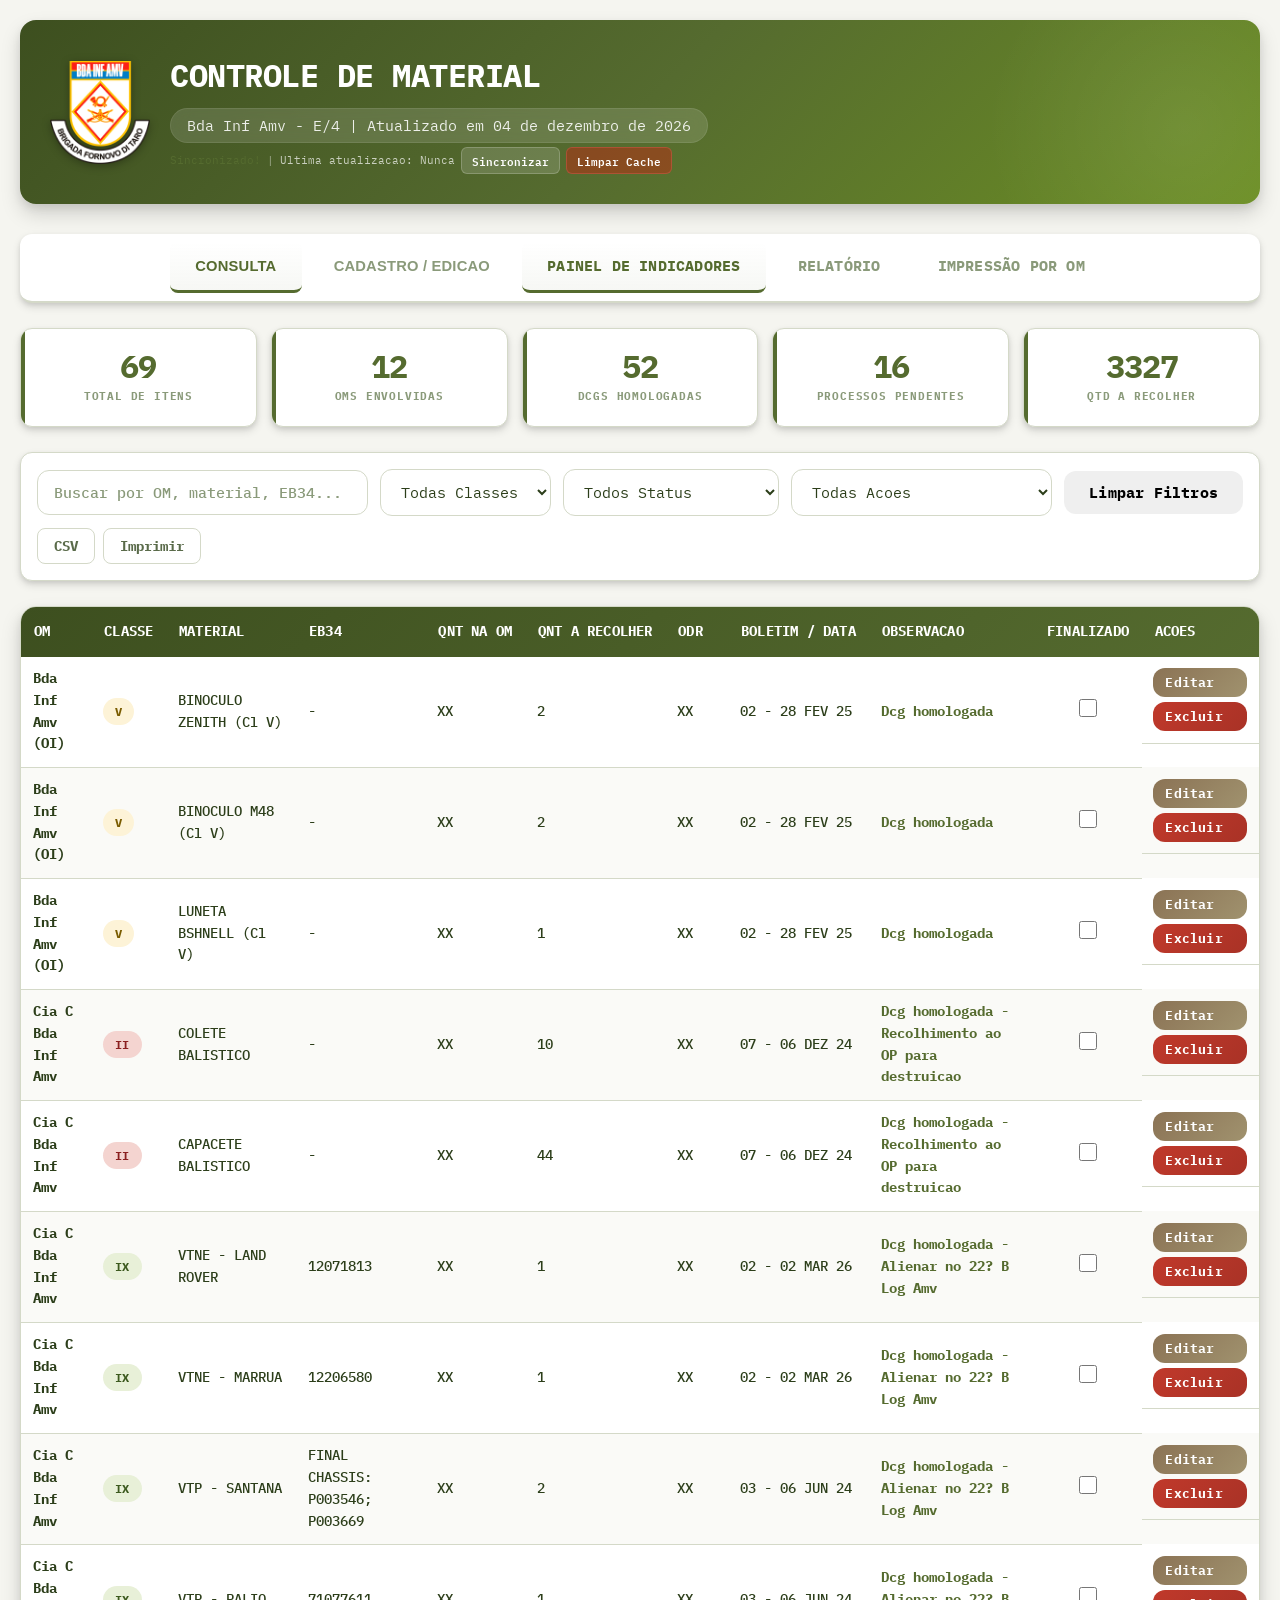
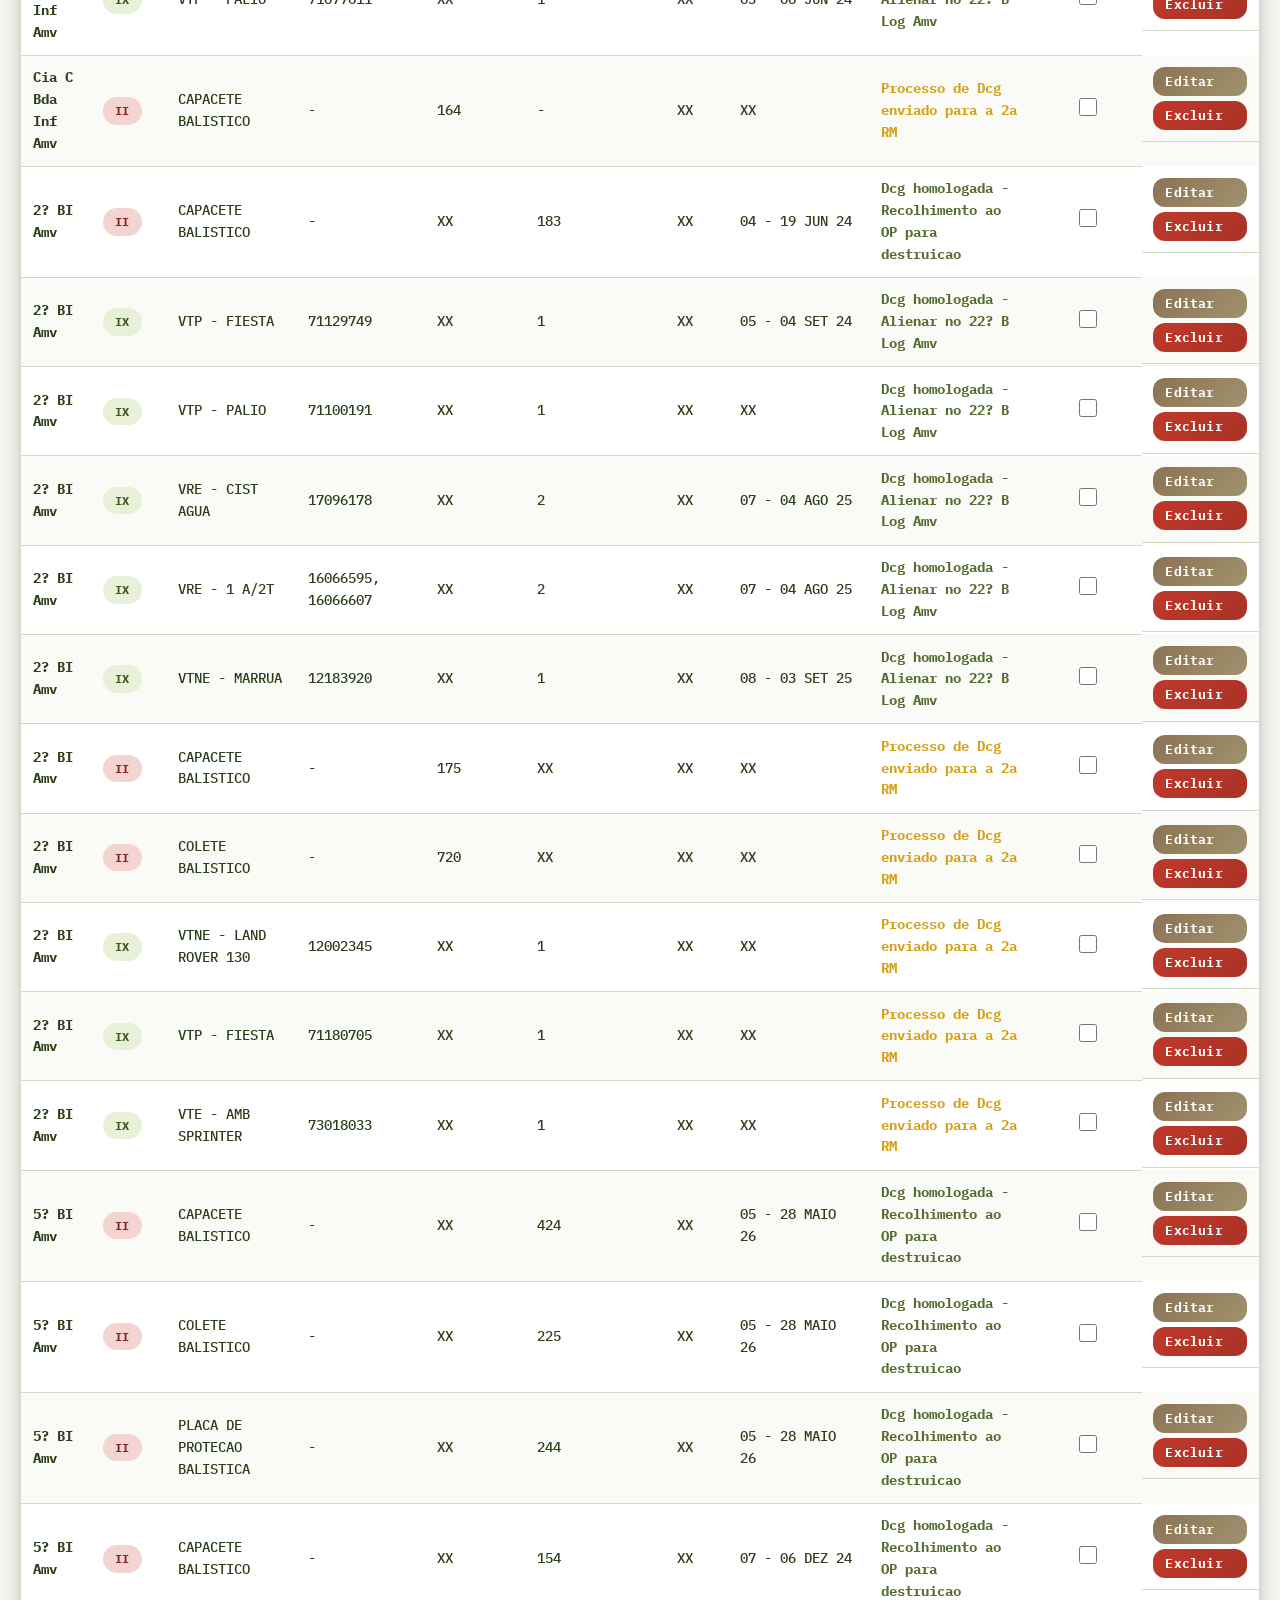
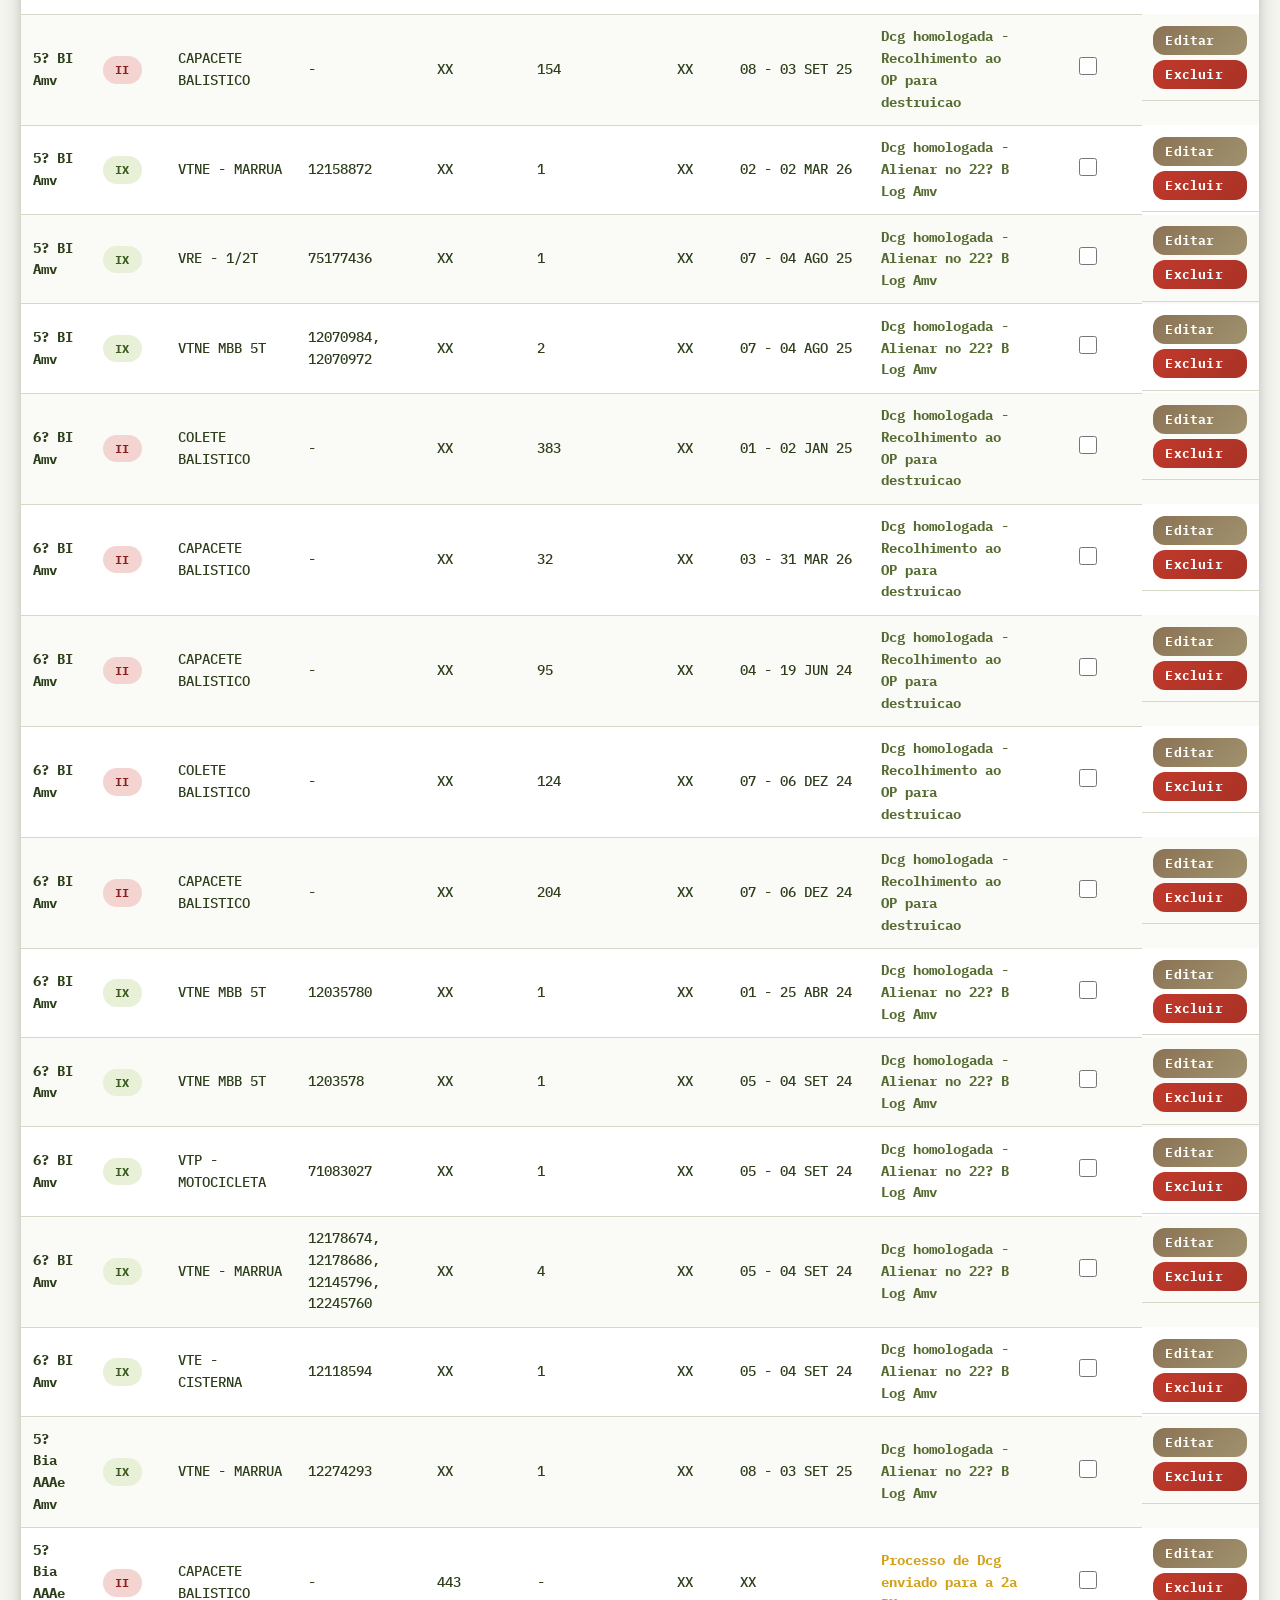
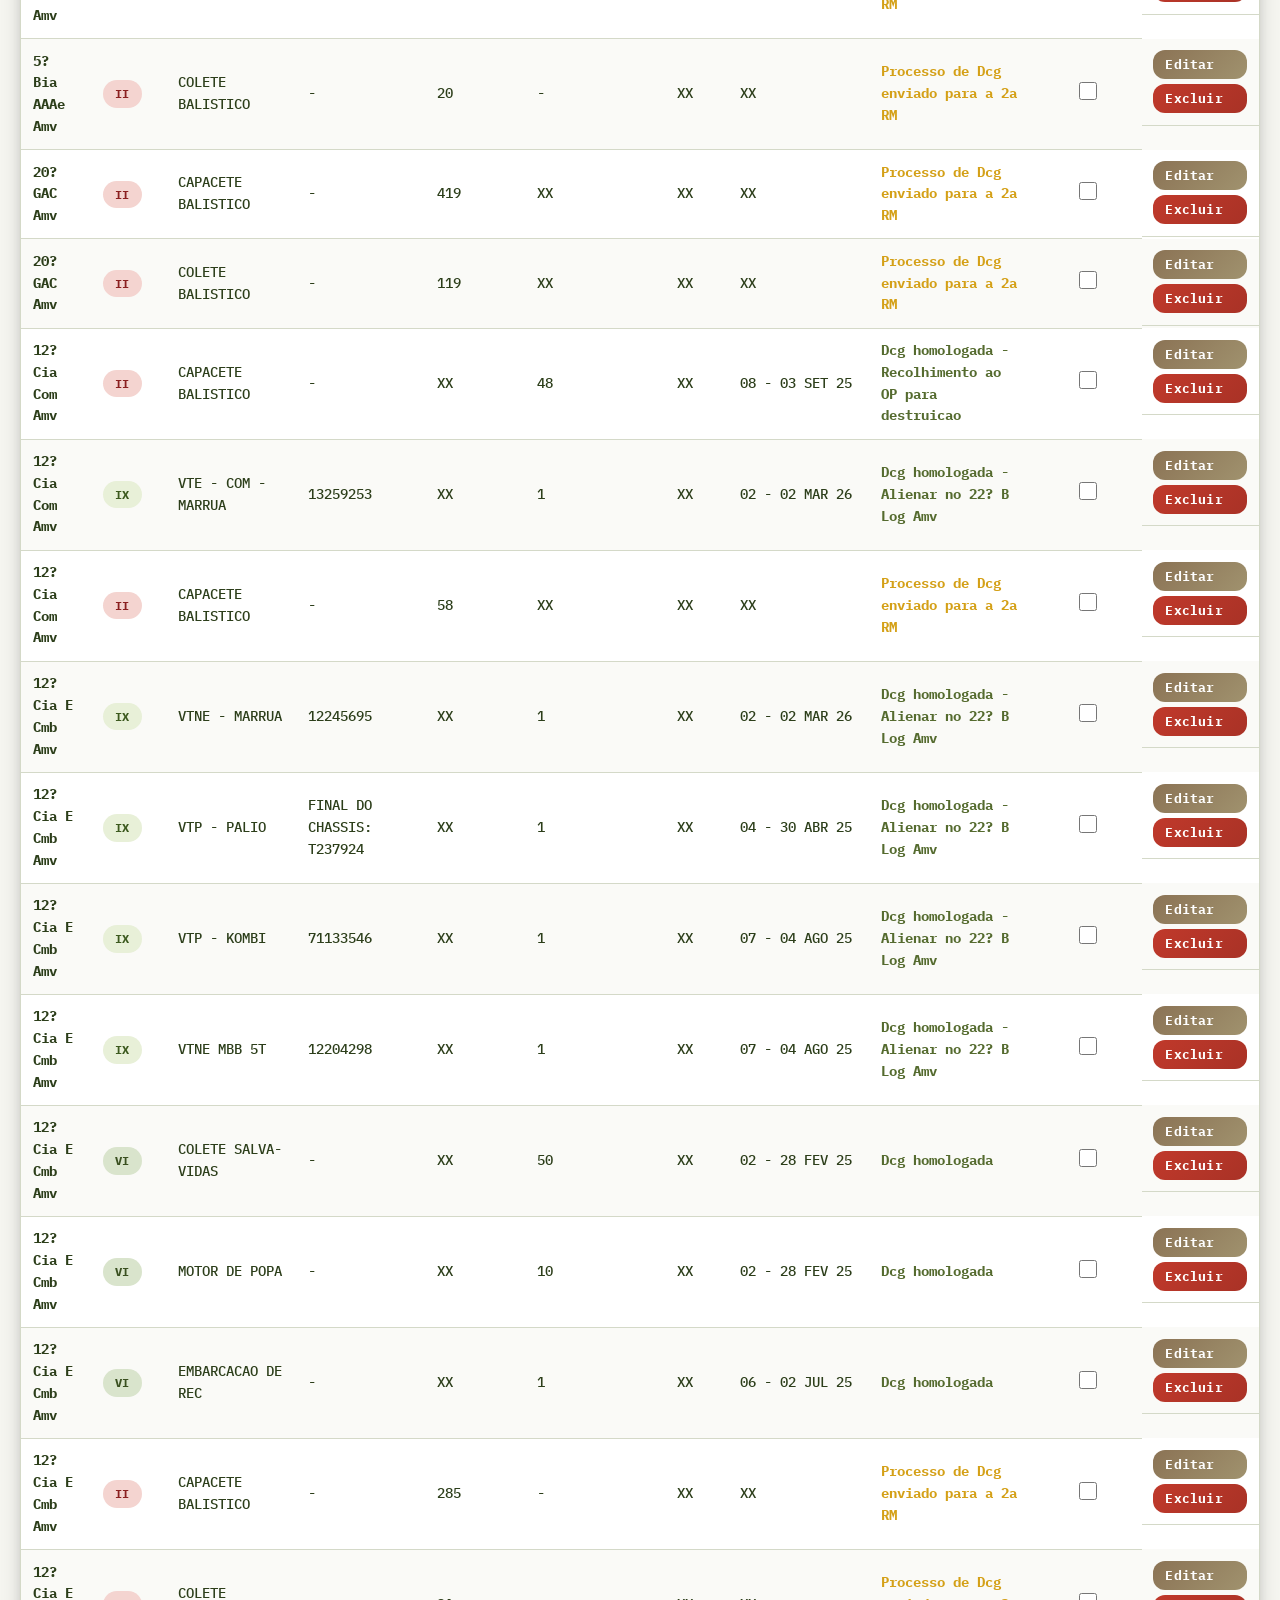
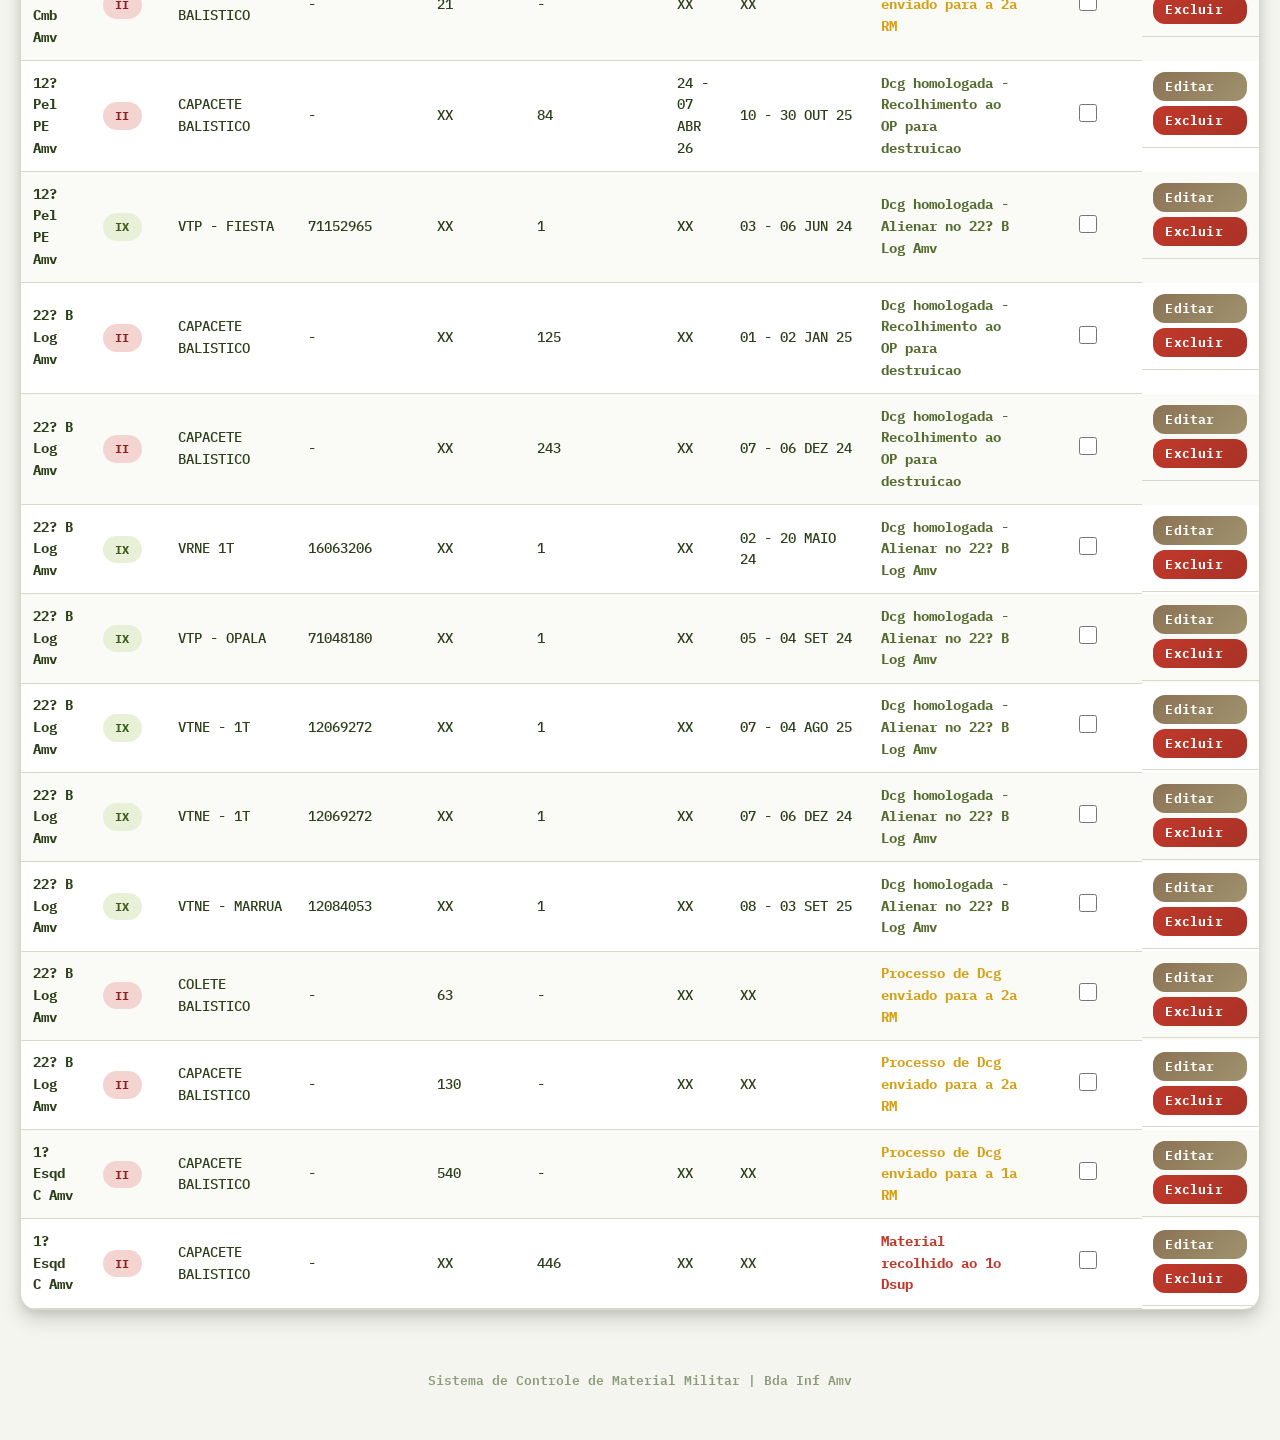
<file: index.html>
<!DOCTYPE html>
<html lang="pt-BR">
<head>
    <meta charset="UTF-8">
    <meta http-equiv="Cache-Control" content="no-cache, no-store, must-revalidate">
    <meta http-equiv="Pragma" content="no-cache">
    <meta http-equiv="Expires" content="0">
    <meta name="viewport" content="width=device-width, initial-scale=1.0, maximum-scale=1.0, user-scalable=no">
    <title>Controle de Material - Bda Inf Amv</title>
    <link rel="preconnect" href="https://fonts.googleapis.com">
    <link rel="preconnect" href="https://fonts.gstatic.com" crossorigin>
    <link href="https://fonts.googleapis.com/css2?family=IBM+Plex+Mono:wght@400;500;600;700&display=swap" rel="stylesheet">
    <style>
        :root {
            --primary: #556b2f;
            --primary-dark: #3d4f1f;
            --primary-light: #6b8e23;
            --accent: #8b7355;
            --accent-light: #a0926e;
            --danger: #c0392b;
            --danger-dark: #a93226;
            --warning: #d4a017;
            --success: #556b2f;
            --bg: #f5f5f0;
            --surface: #ffffff;
            --surface-hover: #fafaf7;
            --text: #2c3e1a;
            --text-secondary: #5a6b4a;
            --text-muted: #8a9a7a;
            --border: #d4d9c8;
            --shadow-sm: 0 1px 3px rgba(0,0,0,0.12), 0 1px 2px rgba(0,0,0,0.08);
            --shadow: 0 4px 8px rgba(0,0,0,0.12), 0 2px 4px rgba(0,0,0,0.08);
            --shadow-md: 0 10px 20px rgba(0,0,0,0.15), 0 4px 8px rgba(0,0,0,0.08);
            --shadow-lg: 0 25px 40px rgba(0,0,0,0.18), 0 10px 15px rgba(0,0,0,0.08);
            --radius: 12px;
            --radius-lg: 16px;
            --transition: all 0.2s cubic-bezier(0.4, 0, 0.2, 1);
        }
        * { margin: 0; padding: 0; box-sizing: border-box; }
        body { font-family: 'IBM Plex Mono', 'Courier New', monospace; background: var(--bg); color: var(--text); min-height: 100vh; line-height: 1.6; -webkit-font-smoothing: antialiased; font-size: 0.92rem; }
        .container { max-width: 1800px; margin: 0 auto; padding: clamp(10px, 2vw, 20px); }

        header { background: linear-gradient(135deg, var(--primary-dark) 0%, var(--primary) 50%, var(--primary-light) 100%); color: white; padding: clamp(15px, 3vw, 30px); border-radius: var(--radius-lg); margin-bottom: clamp(15px, 3vw, 30px); box-shadow: var(--shadow-md); display: flex; align-items: center; gap: 20px; flex-wrap: wrap; position: relative; overflow: hidden; }
        header::before { content: ''; position: absolute; top: -50%; right: -10%; width: 400px; height: 400px; background: radial-gradient(circle, rgba(255,255,255,0.08) 0%, transparent 70%); border-radius: 50%; pointer-events: none; }
        .logo { max-width: clamp(50px, 10vw, 100px); height: auto; filter: drop-shadow(0 2px 4px rgba(0,0,0,0.3)); border-radius: 8px; position: relative; z-index: 1; }
        .header-text { position: relative; z-index: 1; }
        h1 { font-size: clamp(1.2em, 3.5vw, 2.2em); font-weight: 700; letter-spacing: -0.5px; color: white; }
        .subtitle { font-size: clamp(0.75em, 1.8vw, 1em); opacity: 0.9; background: rgba(255,255,255,0.15); backdrop-filter: blur(10px); padding: 5px 16px; border-radius: 24px; border: 1px solid rgba(255,255,255,0.1); display: inline-block; width: fit-content; margin-top: 6px; color: white; }

        .tabs { display: flex; gap: 6px; margin-bottom: clamp(15px, 2vw, 25px); flex-wrap: wrap; justify-content: center; background: var(--surface); padding: 8px 12px; border-radius: var(--radius); box-shadow: var(--shadow); border-bottom: 2px solid var(--border); }
        .tabs a, .tab { padding: clamp(8px, 1.5vw, 12px) clamp(14px, 2vw, 30px); border: none; border-radius: 8px; background: transparent; color: var(--text-muted); font-size: clamp(0.7em, 1.5vw, 1em); font-weight: 700; cursor: pointer; transition: var(--transition); text-decoration: none; display: inline-block; text-transform: uppercase; letter-spacing: 0.2px; border-bottom: 3px solid transparent; }
        .tabs a:hover, .tab:hover { color: var(--text); background: var(--surface-hover); border-bottom-color: var(--primary-light); }
        .tabs a.active, .tab.active { color: var(--primary); border-bottom-color: var(--primary); background: linear-gradient(to bottom, transparent, rgba(85,107,47,0.05)); font-weight: 800; }

        .tab-content { display: none; }
        .tab-content.active { display: block; }

        .stats-container { display: flex; gap: 14px; padding: 0 0 clamp(15px, 2vw, 25px); flex-wrap: wrap; }
        .stat-card { background: var(--surface); border-radius: var(--radius); padding: clamp(12px, 2vw, 20px) clamp(16px, 2.5vw, 28px); text-align: center; box-shadow: var(--shadow); min-width: 120px; border: 1px solid var(--border); transition: var(--transition); position: relative; overflow: hidden; flex: 1; }
        .stat-card::before { content: ''; position: absolute; top: 0; left: 0; width: 4px; height: 100%; background: var(--primary); border-radius: 4px 0 0 4px; }
        .stat-card:hover { transform: translateY(-3px); box-shadow: var(--shadow-md); }
        .stat-value { display: block; font-size: clamp(1.4em, 3.5vw, 2rem); font-weight: 700; color: var(--primary); line-height: 1.1; letter-spacing: -1px; }
        .stat-label { color: var(--text-muted); font-size: clamp(0.6em, 1.2vw, 0.75em); text-transform: uppercase; letter-spacing: 0.8px; font-weight: 700; margin-top: 4px; display: block; }

        .controls { display: flex; flex-wrap: wrap; gap: clamp(8px, 1.5vw, 12px); margin-bottom: clamp(15px, 2vw, 25px); padding: clamp(12px, 2vw, 16px); background: var(--surface); border-radius: var(--radius); box-shadow: var(--shadow); border: 1px solid var(--border); align-items: center; }
        .search-box { flex: 1; min-width: 200px; padding: clamp(8px, 1.5vw, 12px) clamp(12px, 2vw, 20px); border: 1px solid var(--border); border-radius: var(--radius); background: var(--surface); color: var(--text); font-size: clamp(0.85em, 1.5vw, 0.92rem); outline: none; transition: var(--transition); font-family: inherit; font-weight: 500; }
        .search-box:focus { border-color: var(--primary); box-shadow: 0 0 0 3px rgba(85,107,47,0.1); }
        .search-box::placeholder { color: var(--text-muted); }

        select, input[type="text"], input[type="number"], input[type="password"] { padding: clamp(8px, 1.5vw, 12px) clamp(12px, 2vw, 16px); border: 1px solid var(--border); border-radius: var(--radius); background: var(--surface); color: var(--text); font-size: clamp(0.8em, 1.4vw, 0.92rem); cursor: pointer; outline: none; transition: var(--transition); font-family: inherit; }
        select:focus, input:focus { border-color: var(--primary); box-shadow: 0 0 0 3px rgba(85,107,47,0.1); }
        select option { background: var(--surface); color: var(--text); }

        .btn { padding: clamp(8px, 1.5vw, 12px) clamp(15px, 2vw, 25px); border: none; border-radius: var(--radius); cursor: pointer; font-size: clamp(0.8em, 1.4vw, 0.92rem); font-weight: 700; transition: var(--transition); letter-spacing: 0.2px; display: inline-flex; align-items: center; gap: 6px; font-family: inherit; }
        .btn:active { transform: scale(0.97); }
        .btn:hover { transform: translateY(-1px); box-shadow: var(--shadow-md); }
        .btn-primary, .btn-save { background: linear-gradient(135deg, var(--primary), var(--primary-dark)); color: white; box-shadow: var(--shadow-sm), 0 3px 10px rgba(85,107,47,0.3); }
        .btn-primary:hover, .btn-save:hover { box-shadow: var(--shadow-md), 0 6px 16px rgba(85,107,47,0.4); }
        .btn-danger { background: linear-gradient(135deg, var(--danger), var(--danger-dark)); color: white; box-shadow: var(--shadow-sm), 0 3px 10px rgba(192,57,43,0.3); }
        .btn-cancel { background: var(--surface); color: var(--text-secondary); border: 1px solid var(--border); }
        .btn-cancel:hover { background: var(--surface-hover); border-color: var(--text-muted); }
        .btn-edit { background: linear-gradient(135deg, var(--accent), var(--accent-light)); color: white; padding: 6px 12px; font-size: clamp(0.65em, 1.1vw, 0.82rem); }
        .btn-delete { background: linear-gradient(135deg, var(--danger), var(--danger-dark)); color: white; padding: 6px 12px; font-size: clamp(0.65em, 1.1vw, 0.82rem); }

        .export-buttons { display: flex; gap: 8px; }
        .btn-export { padding: 8px 16px; border: 1px solid var(--border); border-radius: 8px; background: var(--surface); color: var(--text-secondary); cursor: pointer; transition: var(--transition); font-size: 0.88rem; font-weight: 700; font-family: inherit; }
        .btn-export:hover { background: var(--surface-hover); border-color: var(--text-muted); }

        .table-container { background: var(--surface); border-radius: var(--radius-lg); overflow-x: auto; -webkit-overflow-scrolling: touch; box-shadow: var(--shadow-md); border: 1px solid var(--border); }
        table { width: 100%; border-collapse: collapse; min-width: 900px; }
        thead { background: linear-gradient(135deg, var(--primary-dark), var(--primary)); color: white; position: sticky; top: 0; z-index: 10; }
        th { padding: clamp(8px, 1.5vw, 14px) clamp(6px, 1vw, 16px); text-align: left; font-weight: 700; color: white; cursor: pointer; white-space: nowrap; transition: var(--transition); font-size: clamp(0.65em, 1.1vw, 0.85rem); letter-spacing: 0.2px; text-transform: uppercase; }
        th:hover { background: rgba(255,255,255,0.1); }
        td { padding: clamp(5px, 0.9vw, 12px); border-bottom: 1px solid var(--border); font-size: clamp(0.65em, 1.1vw, 0.85rem); color: var(--text); font-weight: 500; }
        tr { transition: var(--transition); }
        tr:hover { background: var(--surface-hover); }
        tr:nth-child(even) { background: rgba(245,245,240,0.5); }

        .badge { display: inline-flex; align-items: center; padding: 4px 12px; border-radius: 24px; font-size: 0.76rem; font-weight: 700; letter-spacing: 0.3px; text-transform: uppercase; }
        .badge-ii { background: #f4d4d0; color: #8b2020; }
        .badge-ix { background: #e8f0d8; color: #3d5a1f; }
        .badge-v { background: #fdf3d7; color: #7a5c00; }
        .badge-vi { background: #d9e4cc; color: #3a5020; }

        .status-homologada { color: var(--success); font-weight: 700; }
        .status-pendente { color: var(--warning); font-weight: 700; }
        .status-recolhido { color: var(--danger); font-weight: 700; }

        .no-results { text-align: center; padding: clamp(20px, 4vw, 40px); color: var(--text-muted); font-size: 1.1em; }

        .form-container { background: var(--surface); border-radius: var(--radius-lg); padding: clamp(15px, 3vw, 30px); box-shadow: var(--shadow-md); border: 1px solid var(--border); }
        .form-title { font-size: clamp(1em, 2.2vw, 1.4em); margin-bottom: clamp(15px, 2vw, 25px); font-weight: 700; color: var(--primary); padding-bottom: 12px; border-bottom: 2px solid var(--border); display: flex; align-items: center; gap: 8px; text-transform: uppercase; letter-spacing: 0.3px; }
        .form-title::before { content: ''; width: 4px; height: 20px; background: var(--primary); border-radius: 2px; }
        .form-grid { display: grid; grid-template-columns: repeat(auto-fit, minmax(clamp(180px, 28vw, 280px), 1fr)); gap: clamp(12px, 2vw, 20px); margin-bottom: 25px; }
        .form-group { display: flex; flex-direction: column; gap: 6px; }
        .form-group label { color: var(--text-secondary); font-size: clamp(0.65em, 1.2vw, 0.86rem); text-transform: uppercase; letter-spacing: 0.3px; font-weight: 700; }
        .form-group input, .form-group select { width: 100%; padding: 10px 14px; }
        .form-buttons { display: flex; gap: 12px; justify-content: flex-end; flex-wrap: wrap; }

        .modal-overlay { display: none; position: fixed; top: 0; left: 0; width: 100%; height: 100%; background: rgba(15,23,42,0.6); backdrop-filter: blur(4px); z-index: 1000; justify-content: center; align-items: center; padding: 20px; }
        .modal-overlay.active { display: flex; }
        .modal { background: var(--surface); border-radius: var(--radius-lg); max-width: 500px; width: 100%; box-shadow: var(--shadow-lg); animation: modalIn 0.3s cubic-bezier(0.4, 0, 0.2, 1); border: 1px solid var(--border); }
        @keyframes modalIn { from { opacity: 0; transform: translateY(-10px) scale(0.98); } to { opacity: 1; transform: translateY(0) scale(1); } }
        .modal h3 { margin-bottom: 15px; color: var(--danger); font-size: clamp(1em, 2vw, 1.2rem); font-weight: 700; letter-spacing: -0.3px; padding: 20px 28px 0; }
        .modal p { margin-bottom: 20px; color: var(--text-secondary); font-size: clamp(0.85em, 1.5vw, 0.95rem); padding: 0 28px; }
        .modal .form-group { padding: 0 28px; }
        .modal-buttons { display: flex; gap: 10px; justify-content: flex-end; flex-wrap: wrap; padding: 20px 28px; border-top: 1px solid var(--border); }
        .modal-buttons .btn { flex: 1; min-width: 120px; text-align: center; }

        .action-buttons { display: flex; gap: 5px; flex-wrap: wrap; }
        .action-buttons .btn { flex: 1; min-width: 80px; text-align: center; }

        .toast { position: fixed; bottom: 15px; left: 15px; right: 15px; padding: 12px 20px; border-radius: var(--radius); color: white; font-weight: 700; z-index: 2000; animation: slideIn 0.3s ease, fadeOut 0.3s ease 2.7s; text-align: center; font-size: clamp(0.8em, 1.5vw, 0.95rem); }
        .toast-success { background: linear-gradient(135deg, var(--primary), var(--primary-light)); }
        .toast-error { background: linear-gradient(135deg, var(--danger), var(--danger-dark)); }
        @keyframes slideIn { from { transform: translateY(100%); opacity: 0; } to { transform: translateY(0); opacity: 1; } }
        @keyframes fadeOut { from { opacity: 1; } to { opacity: 0; } }

        footer { text-align: center; padding: clamp(15px, 3vw, 30px); margin-top: clamp(15px, 3vw, 30px); color: var(--text-muted); font-size: 0.85em; font-weight: 600; }

        @media print { .tabs, .controls, .action-buttons, footer { display: none !important; } body { background: white; } header { box-shadow: none; } .table-container { box-shadow: none; border: 1px solid #ccc; } }

        @media (max-width: 768px) {
            header { padding: 12px 16px; flex-direction: column; align-items: flex-start; gap: 8px; }
            .header-text { width: 100%; }
            .logo { height: 50px; width: auto; }
            h1 { font-size: 1.1rem; }
            .subtitle { font-size: 0.72rem; padding: 3px 10px; }
            .tabs { padding: 0 8px; gap: 2px; overflow-x: auto; -webkit-overflow-scrolling: touch; flex-wrap: nowrap; }
            .tab { padding: 10px 14px; font-size: 0.72rem; white-space: nowrap; }
            .stats-container { gap: 8px; padding: 0 0 12px; }
            .stat-card { min-width: 80px; padding: 10px 12px; flex: 1; }
            .stat-value { font-size: 1.4rem; }
            .stat-label { font-size: 0.6rem; }
            .controls { padding: 0 12px 12px; }
            .search-box { width: 100%; min-width: 0; font-size: 0.8rem; padding: 8px 12px; }
            .table-container { overflow-x: auto; margin: 0; }
            thead th { padding: 10px; font-size: 0.7rem; }
            tbody td { padding: 8px; font-size: 0.72rem; }
            .form-grid { grid-template-columns: 1fr; }
            .form-group label { font-size: 0.72rem; }
            .form-group input, .form-group select { font-size: 0.82rem; padding: 8px 10px; }
            .modal-buttons .btn { min-width: 100px; font-size: 0.82rem; }
        }
        @media (max-width: 480px) {
            html { font-size: 14px; }
            .tab { padding: 8px 8px; font-size: 0.65rem; }
            .stat-card { min-width: 60px; padding: 8px 6px; }
            .stat-value { font-size: 1.1rem; }
            .stat-label { font-size: 0.5rem; }
            thead th, tbody td { padding: 5px; }
            .action-buttons .btn { font-size: 0.6rem; padding: 4px 6px; min-width: 60px; }
        }
    </style>
</head>
<body>
    <div class="container">
        <header>
            <img src="logo.png" alt="Logo BDA Inf Amv" class="logo">
            <div class="header-text">
                <h1>CONTROLE DE MATERIAL</h1>
                <p class="subtitle">Bda Inf Amv - E/4 | Atualizado em <span id="currentDate"></span></p>
                <div style="font-size:0.7rem;color:rgba(255,255,255,0.7);margin-top:4px;display:flex;align-items:center;gap:6px;">
                    <span id="syncStatus" style="color:rgba(255,255,255,0.5);">Carregando...</span>
                    <span style="color:rgba(255,255,255,0.5);">|</span>
                    <span>Ultima atualizacao: <span id="lastUpdate">...</span></span>
                    <button onclick="manualRefresh()" style="background:rgba(255,255,255,0.15);border:1px solid rgba(255,255,255,0.2);color:white;padding:3px 10px;border-radius:6px;cursor:pointer;font-size:0.7rem;font-family:inherit;font-weight:600;">Sincronizar</button>
                    <button onclick="forceReload()" style="background:rgba(255,0,0,0.3);border:1px solid rgba(255,100,100,0.3);color:white;padding:3px 10px;border-radius:6px;cursor:pointer;font-size:0.7rem;font-family:inherit;font-weight:600;">Limpar Cache</button>
                </div>
            </div>
        </header>

        <div class="tabs">
            <button class="tab active" onclick="switchTab('consulta')">Consulta</button>
            <button class="tab" onclick="switchTab('cadastro')">Cadastro / Edicao</button>
            <a href="painel.html" class="active">Painel de Indicadores</a>
            <a href="relatorio.html">Relatório</a>
            <a href="imprimir.html">Impressão por OM</a>
        </div>

        <div id="tab-consulta" class="tab-content active">
            <div class="stats-container">
                <div class="stat-card"><div class="stat-value" id="total-items">0</div><div class="stat-label">Total de Itens</div></div>
                <div class="stat-card"><div class="stat-value" id="total-oms">0</div><div class="stat-label">OMs Envolvidas</div></div>
                <div class="stat-card"><div class="stat-value" id="total-homologadas">0</div><div class="stat-label">DCGs Homologadas</div></div>
                <div class="stat-card"><div class="stat-value" id="total-pendentes">0</div><div class="stat-label">Processos Pendentes</div></div>
                <div class="stat-card"><div class="stat-value" id="total-recolher">0</div><div class="stat-label">Qtd a Recolher</div></div>
            </div>

            <div class="controls">
                <input type="text" class="search-box" id="searchInput" placeholder="Buscar por OM, material, EB34...">
                <select id="filterClasse"><option value="">Todas Classes</option><option value="II">Classe II</option><option value="V">Classe V</option><option value="VI">Classe VI</option><option value="IX">Classe IX</option></select>
                <select id="filterStatus"><option value="">Todos Status</option><option value="homologada">DCG Homologada</option><option value="pendente">Processo Pendente</option><option value="recolhido">Material Recolhido</option></select>
                <select id="filterAcao"><option value="">Todas Acoes</option><option value="destruicao">Recolhimento/Destruicao</option><option value="alienacao">Alienacao</option><option value="outros">Outros</option></select>
                <button class="btn" onclick="clearFilters()">Limpar Filtros</button>
                <div class="export-buttons">
                    <button class="btn-export" onclick="exportCSV()">CSV</button>
                    <button class="btn-export" onclick="printTable()">Imprimir</button>
                </div>
            </div>

            <div class="table-container">
                <table id="materialTable">
                    <thead>
                        <tr>
                            <th onclick="sortTable(0)">OM</th>
                            <th onclick="sortTable(1)">Classe</th>
                            <th onclick="sortTable(2)">Material</th>
                            <th onclick="sortTable(3)">EB34</th>
                            <th onclick="sortTable(4)">QNT na OM</th>
                            <th onclick="sortTable(5)">QNT a Recolher</th>
                            <th onclick="sortTable(6)">ODR</th>
                            <th onclick="sortTable(7)">Boletim / Data</th>
                            <th onclick="sortTable(8)">Observacao</th>
                            <th>Finalizado</th>
                            <th>Acoes</th>
                        </tr>
                    </thead>
                    <tbody id="tableBody"></tbody>
                </table>
                <div class="no-results" id="noResults" style="display: none;">Nenhum resultado encontrado.</div>
            </div>
        </div>

        <div id="tab-cadastro" class="tab-content">
            <div class="form-container">
                <div class="form-title" id="formTitle">Novo Registro</div>
                <div class="form-grid">
                    <div class="form-group">
                        <label>OM</label>
                        <select id="formOm"><option value="">Selecione a OM</option></select>
                    </div>
                    <div class="form-group">
                        <label>Classe</label>
                        <select id="formClasse"><option value="II">II</option><option value="V">V</option><option value="VI">VI</option><option value="IX">IX</option></select>
                    </div>
                    <div class="form-group">
                        <label>Material</label>
                        <select id="formMaterialSelect" onchange="toggleNewMaterial()"><option value="">Selecione o Material</option></select>
                        <input type="text" id="formMaterial" placeholder="Digite o novo material" style="display:none;margin-top:6px;">
                    </div>
                    <div class="form-group">
                        <label>EB34</label>
                        <input type="text" id="formEb34" placeholder="Numero do EB34 ou -">
                    </div>
                    <div class="form-group">
                        <label>QNT na OM</label>
                        <input type="text" id="formQtdOm" placeholder="Quantidade ou XX">
                    </div>
                    <div class="form-group">
                        <label>QNT a Recolher</label>
                        <input type="text" id="formQtdRecolher" placeholder="Quantidade ou -">
                    </div>
                    <div class="form-group">
                        <label>ODR</label>
                        <input type="text" id="formOdr" placeholder="Numero ODR ou XX">
                    </div>
                    <div class="form-group">
                        <label>Boletim / Data</label>
                        <input type="text" id="formBoletim" placeholder="Ex: 01 - 02 JAN 25">
                    </div>
                    <div class="form-group">
                        <label>Observacao</label>
                        <input type="text" id="formObs" placeholder="Descricao da acao">
                    </div>
                    <div class="form-group">
                        <label>Status</label>
                        <select id="formStatus"><option value="homologada">DCG Homologada</option><option value="pendente">Processo Pendente</option><option value="recolhido">Material Recolhido</option></select>
                    </div>
                    <div class="form-group">
                        <label>Acao</label>
                        <select id="formAcao"><option value="destruicao">Recolhimento/Destruicao</option><option value="alienacao">Alienacao</option><option value="outros">Outros</option></select>
                    </div>
                    <div class="form-group" style="justify-content:flex-end;">
                        <label>&nbsp;</label>
                        <label style="display:flex;align-items:center;gap:10px;cursor:pointer;font-size:clamp(0.85em, 1.5vw, 1.05rem);padding:12px 16px;border:1px solid var(--border);border-radius:var(--radius);background:var(--surface);min-height:44px;transition:var(--transition);">
                            <input type="checkbox" id="formFinalizado" style="width:20px;height:20px;cursor:pointer;accent-color:var(--primary);">
                            Processo Finalizado
                        </label>
                    </div>
                </div>
                <div class="form-buttons">
                    <button class="btn btn-cancel" onclick="clearForm()">Cancelar</button>
                    <button class="btn btn-save" onclick="saveRecord()">Salvar</button>
                </div>
            </div>
        </div>

        <div class="modal-overlay" id="finalizadoModal">
            <div class="modal">
                <h3 style="color:var(--primary);">Confirmar Alteracao</h3>
                <p>Digite a senha para alterar o status de Processo Finalizado.</p>
                <div class="form-group" style="margin-bottom:20px;">
                    <label style="color:var(--text-secondary);margin-bottom:5px;">Senha</label>
                    <input type="password" id="finalizadoSenha" placeholder="Digite a senha" style="width:100%;padding:10px 14px;border-radius:12px;border:1px solid var(--border);background:var(--surface);color:var(--text);font-size:0.92rem;font-family:inherit;">
                </div>
                <div class="modal-buttons">
                    <button class="btn btn-cancel" onclick="closeFinalizadoModal()">Cancelar</button>
                    <button class="btn btn-save" onclick="confirmFinalizado()">Confirmar</button>
                </div>
            </div>
        </div>

        <div class="modal-overlay" id="deleteModal">
            <div class="modal">
                <h3>Confirmar Exclusao</h3>
                <p>Tem certeza que deseja excluir este registro?</p>
                <div class="form-group" style="margin-bottom:20px;">
                    <label style="color:#8a9aa5;margin-bottom:5px;">Senha</label>
                    <input type="password" id="deletePassword" placeholder="Digite a senha" style="width:100%;padding:10px 14px;border-radius:12px;border:1px solid #d4d9c8;background:#fff;color:#2c3e1a;font-size:0.92rem;font-family:inherit;">
                </div>
                <div class="modal-buttons">
                    <button class="btn btn-cancel" onclick="closeDeleteModal()">Cancelar</button>
                    <button class="btn btn-danger" onclick="confirmDelete()">Excluir</button>
                </div>
            </div>
        </div>

        <footer>
            <p>Sistema de Controle de Material Militar | Bda Inf Amv</p>
        </footer>
    </div>

    <script src="config.js?v=5"></script>
    <script src="data.js?v=6"></script>
    <script>
        let data = [];
        let filteredData = [];
        let sortDirection = {};
        let editingId = null;
        let deleteId = null;

        function switchTab(tab) {
            document.querySelectorAll('.tab').forEach(t => t.classList.remove('active'));
            document.querySelectorAll('.tab-content').forEach(c => c.classList.remove('active'));
            if (tab === 'consulta') {
                document.querySelectorAll('.tab')[0].classList.add('active');
                document.getElementById('tab-consulta').classList.add('active');
            } else {
                document.querySelectorAll('.tab')[1].classList.add('active');
                document.getElementById('tab-cadastro').classList.add('active');
            }
        }

        function showToast(msg, type) {
            const t = document.createElement('div');
            t.className = 'toast toast-' + type;
            t.textContent = msg;
            document.body.appendChild(t);
            setTimeout(() => t.remove(), 3000);
        }

        function getBadgeClass(c) { return {II:'badge-ii',V:'badge-v',VI:'badge-vi',IX:'badge-ix'}[c] || 'badge-ii'; }
        function getStatusClass(s) { return {homologada:'status-homologada',pendente:'status-pendente',recolhido:'status-recolhido'}[s] || ''; }

        function renderTable() {
            const tbody = document.getElementById('tableBody');
            const noResults = document.getElementById('noResults');
            if (filteredData.length === 0) { tbody.innerHTML = ''; noResults.style.display = 'block'; return; }
            noResults.style.display = 'none';
            tbody.innerHTML = filteredData.map(item => {
                const isFinalizado = item.finalizado === true;
                const rowStyle = isFinalizado ? 'opacity:0.5;text-decoration:line-through;' : '';
                return `
                <tr style="${rowStyle}">
                    <td><strong>${item.om}</strong></td>
                    <td><span class="badge ${getBadgeClass(item.classe)}">${item.classe}</span></td>
                    <td>${item.material}</td>
                    <td>${item.eb34}</td>
                    <td>${item.qntOm}</td>
                    <td>${item.qntRecolher}</td>
                    <td>${item.odr}</td>
                    <td>${item.boletim}</td>
                    <td class="${getStatusClass(item.status)}">${item.obs}</td>
                    <td style="text-align:center;">
                        <input type="checkbox" ${isFinalizado ? 'checked' : ''} onchange="openFinalizadoModal(${item.id}, this.checked)" style="width:18px;height:18px;cursor:pointer;">
                    </td>
                    <td class="action-buttons">
                        <button class="btn btn-edit" onclick="editRecord(${item.id})">Editar</button>
                        <button class="btn btn-delete" onclick="deleteRecord(${item.id})">Excluir</button>
                    </td>
                </tr>`;
            }).join('');
            updateStats();
            populateMaterials();
        }

        function updateStats() {
            const activeData = data.filter(d => d.finalizado !== true);
            document.getElementById('total-items').textContent = activeData.length;
            document.getElementById('total-oms').textContent = new Set(activeData.map(d => d.om)).size;
            document.getElementById('total-homologadas').textContent = activeData.filter(d => d.status === 'homologada').length;
            document.getElementById('total-pendentes').textContent = activeData.filter(d => d.status === 'pendente').length;
            document.getElementById('total-recolher').textContent = activeData.reduce((s, d) => s + (typeof d.qntRecolher === 'number' ? d.qntRecolher : 0), 0);
        }

        function filterData() {
            const search = document.getElementById('searchInput').value.toLowerCase();
            const classe = document.getElementById('filterClasse').value;
            const status = document.getElementById('filterStatus').value;
            const acao = document.getElementById('filterAcao').value;
            filteredData = data.filter(item => {
                const ms = !search || item.om.toLowerCase().includes(search) || item.material.toLowerCase().includes(search) || item.eb34.toLowerCase().includes(search) || item.obs.toLowerCase().includes(search);
                return ms && (!classe || item.classe === classe) && (!status || item.status === status) && (!acao || item.acao === acao);
            }).sort((a, b) => _getOmOrder(a.om) - _getOmOrder(b.om));
            renderTable();
        }

        function clearFilters() {
            document.getElementById('searchInput').value = '';
            document.getElementById('filterClasse').value = '';
            document.getElementById('filterStatus').value = '';
            document.getElementById('filterAcao').value = '';
            filteredData = sortData(data);
            renderTable();
        }

        function sortTable(ci) {
            const keys = ['om','classe','material','eb34','qntOm','qntRecolher','odr','boletim','obs'];
            const key = keys[ci];
            sortDirection[key] = !sortDirection[key];
            filteredData.sort((a, b) => {
                if (key === 'om') {
                    const va = _getOmOrder(a.om), vb = _getOmOrder(b.om);
                    return sortDirection[key] ? va - vb : vb - va;
                }
                let va = a[key], vb = b[key];
                if (typeof va === 'number' && typeof vb === 'number') return sortDirection[key] ? va - vb : vb - va;
                va = String(va).toLowerCase(); vb = String(vb).toLowerCase();
                return sortDirection[key] ? va.localeCompare(vb) : vb.localeCompare(va);
            });
            renderTable();
        }

        function editRecord(id) {
            const item = data.find(d => d.id === id);
            if (!item) return;
            editingId = id;
            document.getElementById('formTitle').textContent = 'Editar Registro #' + id;
            document.getElementById('formOm').value = item.om;
            document.getElementById('formClasse').value = item.classe;
            const matSelect = document.getElementById('formMaterialSelect');
            const matInput = document.getElementById('formMaterial');
            const matOptions = Array.from(matSelect.options).map(o => o.value);
            if (matOptions.includes(item.material)) {
                matSelect.value = item.material;
                matInput.style.display = 'none';
                matInput.value = '';
            } else {
                matSelect.value = '__novo__';
                matInput.style.display = 'block';
                matInput.value = item.material;
            }
            document.getElementById('formEb34').value = item.eb34;
            document.getElementById('formQtdOm').value = item.qntOm;
            document.getElementById('formQtdRecolher').value = item.qntRecolher;
            document.getElementById('formOdr').value = item.odr;
            document.getElementById('formBoletim').value = item.boletim;
            document.getElementById('formObs').value = item.obs;
            document.getElementById('formStatus').value = item.status;
            document.getElementById('formAcao').value = item.acao;
            document.getElementById('formFinalizado').checked = item.finalizado === true;
            switchTab('cadastro');
            window.scrollTo({top: 0, behavior: 'smooth'});
        }

        function deleteRecord(id) { deleteId = id; document.getElementById('deleteModal').classList.add('active'); }
        function closeDeleteModal() { deleteId = null; document.getElementById('deleteModal').classList.remove('active'); document.getElementById('deletePassword').value = ''; }
        async function confirmDelete() {
            const senha = document.getElementById('deletePassword').value;
            if (senha !== 'a23741') { showToast('Senha incorreta!', 'error'); return; }
            data = data.filter(d => d.id !== deleteId);
            showSyncStatus('Salvando...', '');
            await saveData(data);
            filteredData = sortData(data);
            renderTable();
            closeDeleteModal();
            document.getElementById('deletePassword').value = '';
            showToast('Registro excluido com sucesso!', 'success');
            showSyncStatus('Sincronizado!', 'ok');
        }

        function clearForm() {
            editingId = null;
            document.getElementById('formTitle').textContent = 'Novo Registro';
            document.getElementById('formOm').value = '';
            document.getElementById('formMaterialSelect').value = '';
            document.getElementById('formMaterial').value = '';
            document.getElementById('formMaterial').style.display = 'none';
            ['formEb34','formQtdOm','formQtdRecolher','formOdr','formBoletim','formObs'].forEach(id => document.getElementById(id).value = '');
            document.getElementById('formClasse').value = 'II';
            document.getElementById('formStatus').value = 'homologada';
            document.getElementById('formAcao').value = 'destruicao';
            document.getElementById('formFinalizado').checked = false;
        }

        async function saveRecord() {
            const om = document.getElementById('formOm').value;
            const matSelect = document.getElementById('formMaterialSelect').value;
            const matInput = document.getElementById('formMaterial').value.trim();
            const material = matSelect === '__novo__' ? matInput : matSelect;
            if (!om || !material) { showToast('Selecione a OM e o Material!', 'error'); return; }
            const qntRecolher = document.getElementById('formQtdRecolher').value.trim();
            const parsed = parseInt(qntRecolher);
            const rec = {
                om: om, classe: document.getElementById('formClasse').value, material: material,
                eb34: document.getElementById('formEb34').value.trim() || '-',
                qntOm: document.getElementById('formQtdOm').value.trim() || 'XX',
                qntRecolher: !isNaN(parsed) ? parsed : qntRecolher || '-',
                odr: document.getElementById('formOdr').value.trim() || 'XX',
                boletim: document.getElementById('formBoletim').value.trim() || 'XX',
                obs: document.getElementById('formObs').value.trim() || '-',
                status: document.getElementById('formStatus').value,
                acao: document.getElementById('formAcao').value,
                finalizado: document.getElementById('formFinalizado').checked
            };
            if (editingId) {
                const idx = data.findIndex(d => d.id === editingId);
                if (idx !== -1) data[idx] = {...data[idx], ...rec};
                showToast('Registro atualizado com sucesso!', 'success');
            } else {
                rec.id = getNextId(data);
                data.push(rec);
                showToast('Novo registro adicionado com sucesso!', 'success');
            }
            showSyncStatus('Salvando...', '');
            await saveData(data);
            filteredData = sortData(data);
            renderTable();
            clearForm();
            switchTab('consulta');
            showSyncStatus('Sincronizado!', 'ok');
        }

        function exportCSV() {
            const h = ['OM','Classe','Material','EB34','QNT na OM','QNT a Recolher','ODR','Boletim','Observacao'];
            const csv = [h.join(';'), ...filteredData.map(i => [i.om,i.classe,i.material,i.eb34,i.qntOm,i.qntRecolher,i.odr,i.boletim,`"${i.obs}"`].join(';'))].join('\n');
            const b = new Blob(['\ufeff' + csv], {type:'text/csv;charset=utf-8;'});
            const l = document.createElement('a'); l.href = URL.createObjectURL(b); l.download = 'controle_material.csv'; l.click();
        }

        function printTable() { window.print(); }

        function toggleNewMaterial() {
            const sel = document.getElementById('formMaterialSelect').value;
            const inp = document.getElementById('formMaterial');
            inp.style.display = sel === '__novo__' ? 'block' : 'none';
            if (sel !== '__novo__') inp.value = '';
        }

        function populateMaterials() {
            const select = document.getElementById('formMaterialSelect');
            const current = select.value;
            select.innerHTML = '<option value="">Selecione o Material</option>';
            const materials = [...new Set(data.map(d => d.material))].sort();
            materials.forEach(m => {
                const opt = document.createElement('option');
                opt.value = m;
                opt.textContent = m;
                select.appendChild(opt);
            });
            const novoOpt = document.createElement('option');
            novoOpt.value = '__novo__';
            novoOpt.textContent = '+ Novo Material...';
            novoOpt.style.fontWeight = '700';
            novoOpt.style.color = 'var(--primary)';
            select.appendChild(novoOpt);
            if (current && Array.from(select.options).some(o => o.value === current)) select.value = current;
        }

        async function init() {
            data = await loadData();
            data = sortData(data);
            filteredData = [...data];
            renderTable();
            document.getElementById('currentDate').textContent = formatDate();
            updateLastUpdateDisplay();
            showSyncStatus('Sincronizado!', 'ok');
            startAutoRefresh(10000);
            const omSelect = document.getElementById('formOm');
            OM_ORDER.forEach(om => {
                const opt = document.createElement('option');
                opt.value = om;
                opt.textContent = om;
                omSelect.appendChild(opt);
            });
            populateMaterials();
        }

        document.getElementById('searchInput').addEventListener('input', filterData);
        document.getElementById('filterClasse').addEventListener('change', filterData);
        document.getElementById('filterStatus').addEventListener('change', filterData);
        document.getElementById('filterAcao').addEventListener('change', filterData);

        let finalizadoId = null;
        let finalizadoValue = false;

        function openFinalizadoModal(id, value) {
            finalizadoId = id;
            finalizadoValue = value;
            document.getElementById('finalizadoSenha').value = '';
            document.getElementById('finalizadoModal').classList.add('active');
        }
        function closeFinalizadoModal() {
            document.getElementById('finalizadoModal').classList.remove('active');
            finalizadoId = null;
        }
        async function confirmFinalizado() {
            const senha = document.getElementById('finalizadoSenha').value;
            if (senha !== 'a23741') { showToast('Senha incorreta!', 'error'); return; }
            const item = data.find(d => d.id === finalizadoId);
            if (item) {
                item.finalizado = finalizadoValue;
                showSyncStatus('Salvando...', '');
                await saveData(data);
                filteredData = sortData(data);
                renderTable();
                showSyncStatus('Sincronizado!', 'ok');
                showToast(finalizadoValue ? 'Processo finalizado!' : 'Processo reaberto!', 'success');
            }
            closeFinalizadoModal();
        }
        document.getElementById('finalizadoModal').addEventListener('click', function(e) { if (e.target === this) closeFinalizadoModal(); });

        async function forceReload() {
            showSyncStatus('Limpando cache...', '');
            localStorage.removeItem('controleMaterial');
            localStorage.removeItem('lastUpdate');
            const fresh = await fetchGitHubData();
            if (fresh && fresh.length > 0) {
                _data = fresh;
                data = sortData(_data);
                filteredData = [...data];
                renderTable();
                updateLastUpdateDisplay();
                showSyncStatus('Cache limpo e dados restaurados!', 'ok');
            } else {
                showSyncStatus('Erro ao restaurar dados', 'error');
            }
        }

        init();
    </script>
</body>
</html>
</file>
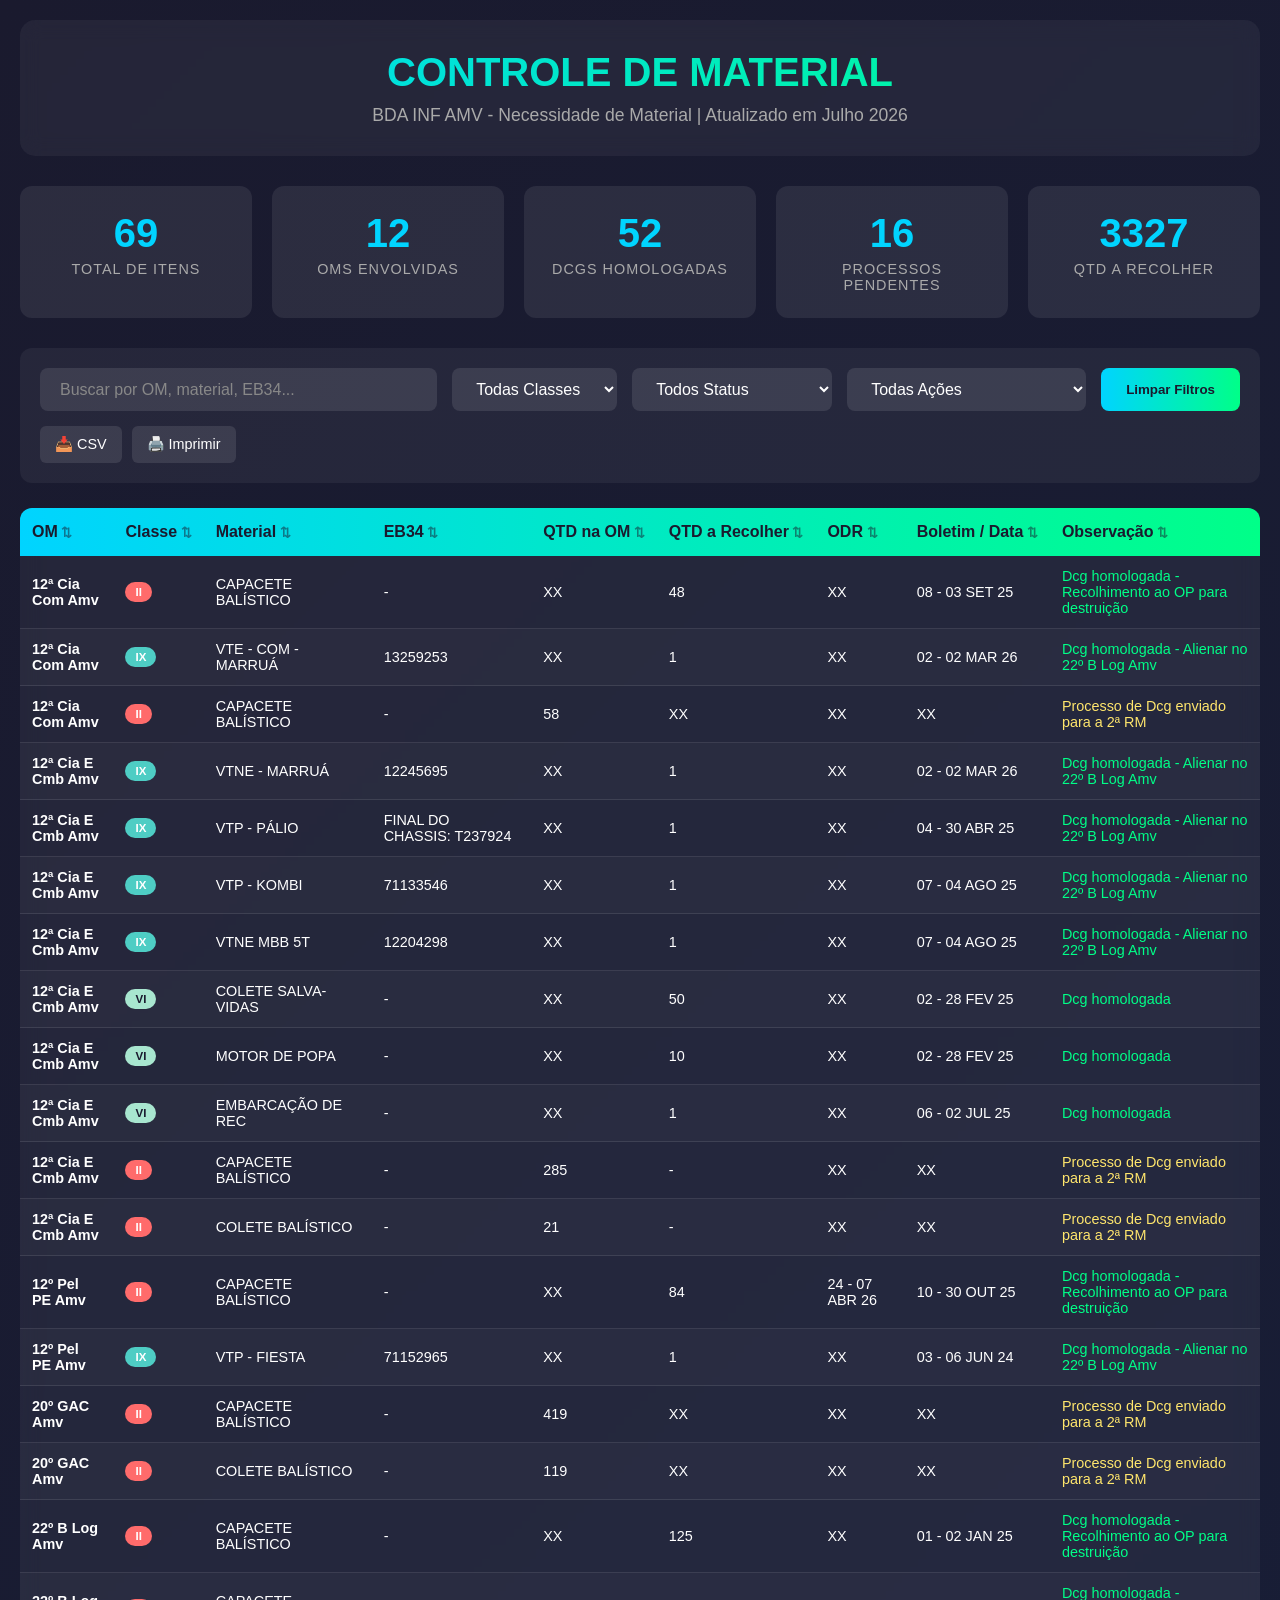
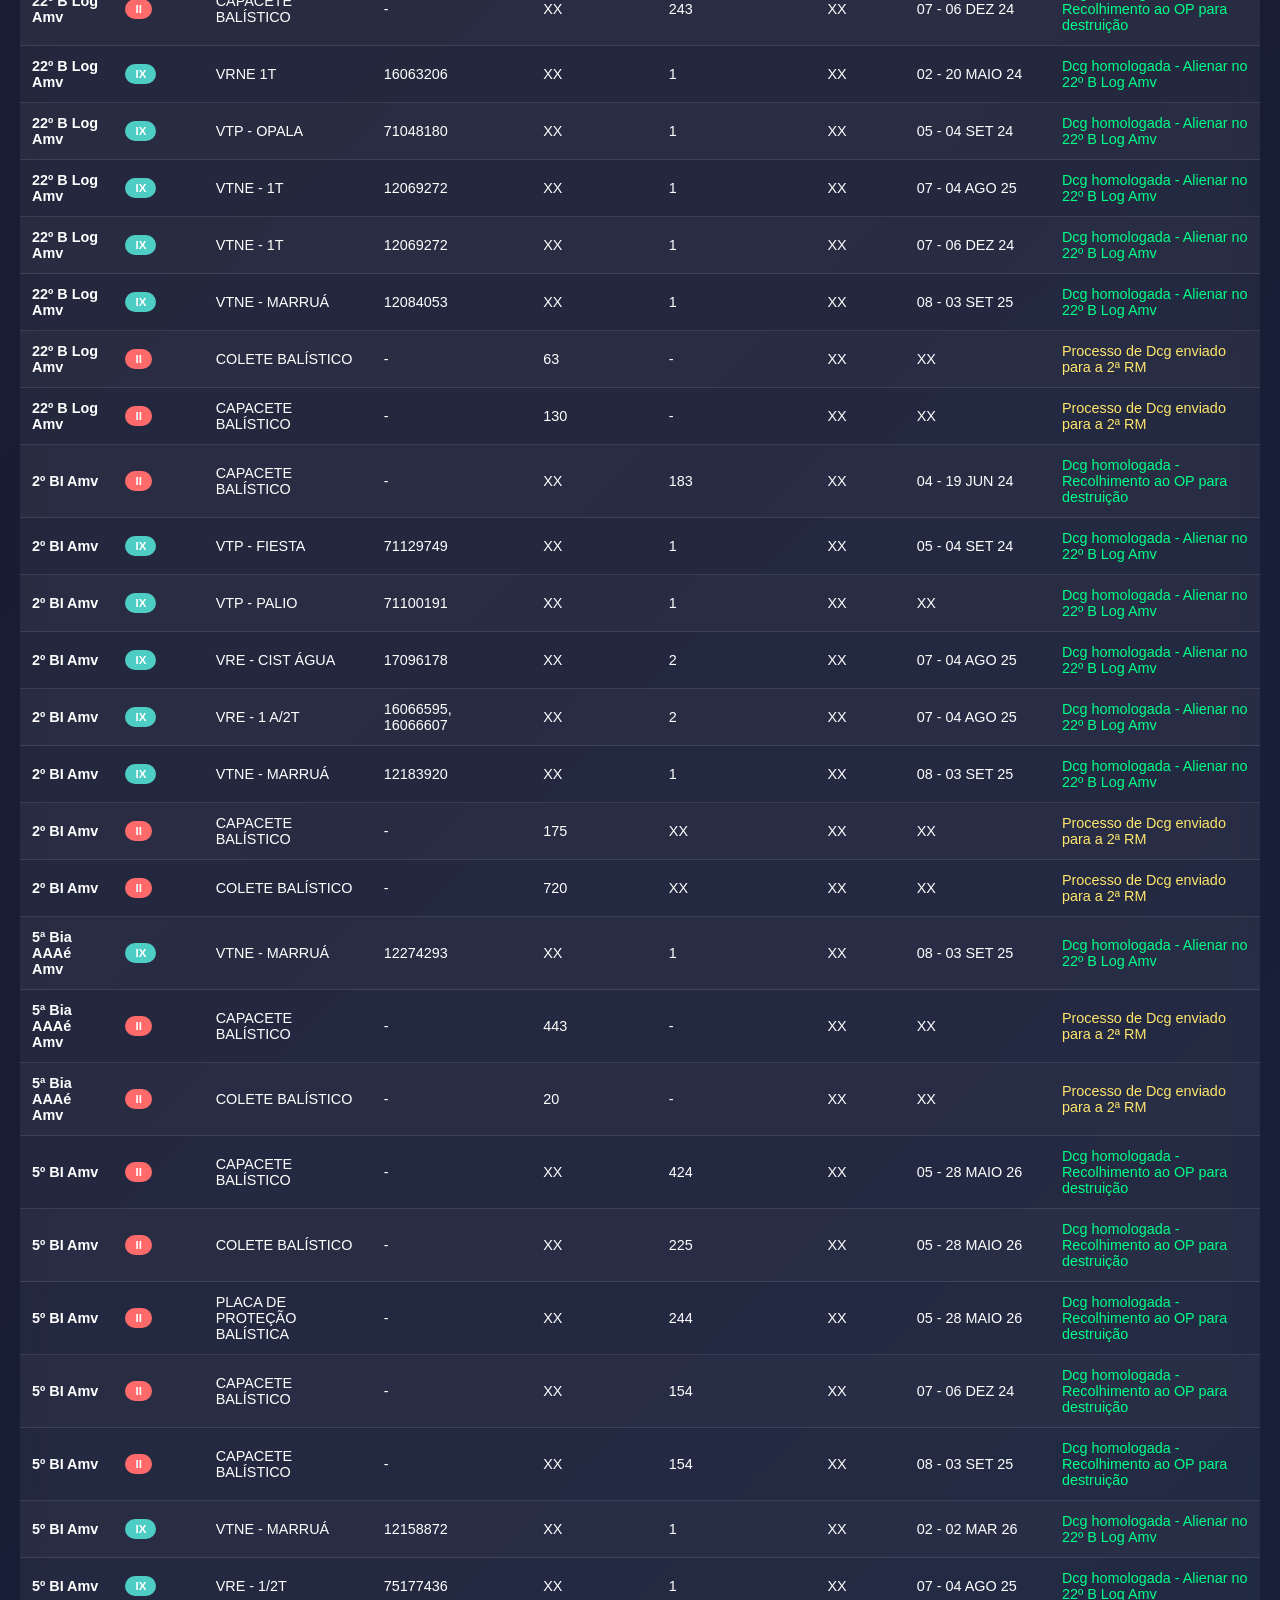
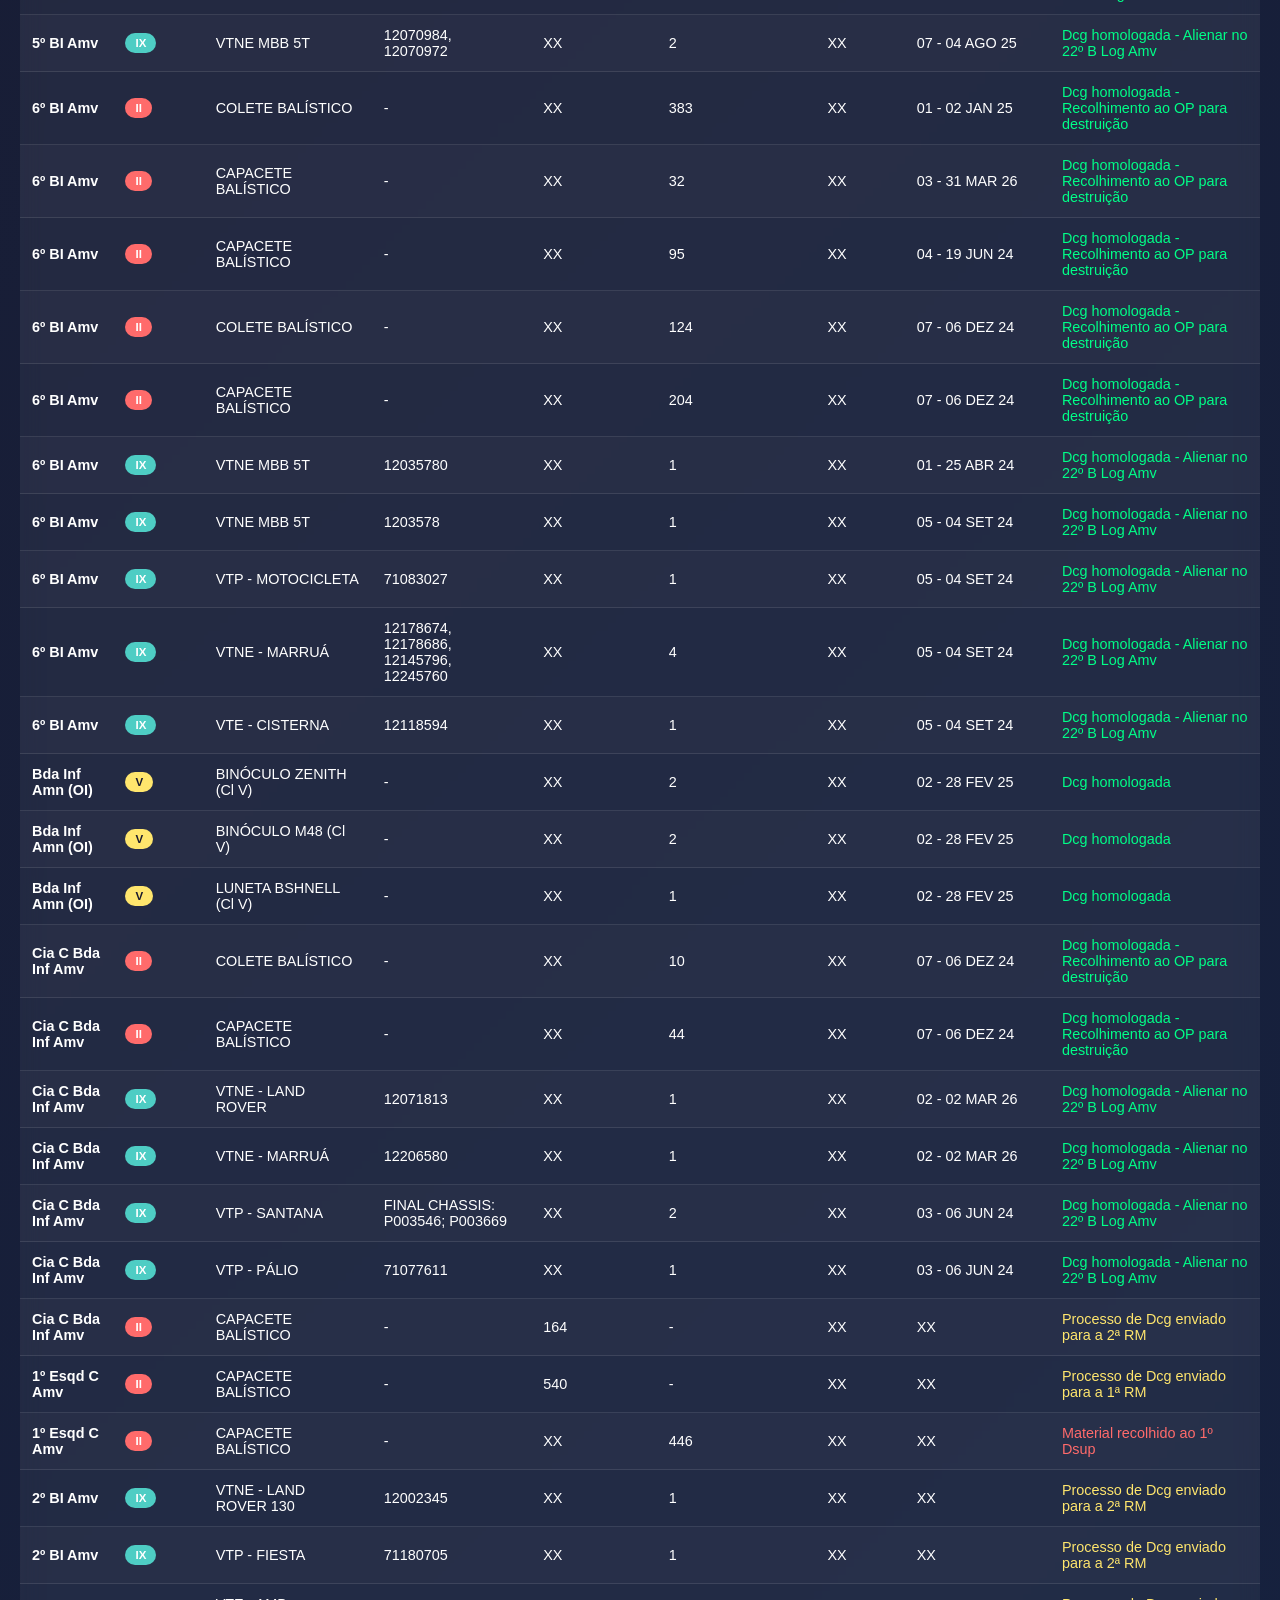
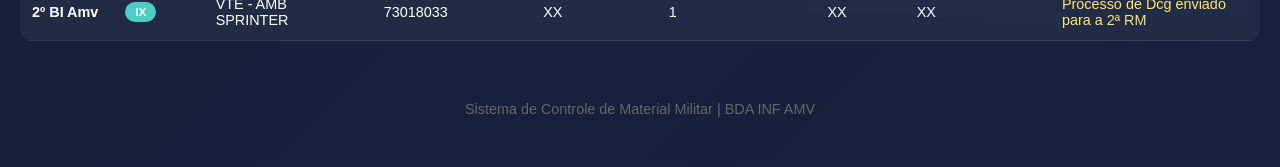
<file: controle_material.html>
<!DOCTYPE html>
<html lang="pt-BR">
<head>
    <meta charset="UTF-8">
    <meta name="viewport" content="width=device-width, initial-scale=1.0">
    <title>Controle de Material - Bda Inf Amv</title>
    <style>
        * {
            margin: 0;
            padding: 0;
            box-sizing: border-box;
        }
        
        body {
            font-family: 'Segoe UI', Tahoma, Geneva, Verdana, sans-serif;
            background: linear-gradient(135deg, #1a1a2e 0%, #16213e 100%);
            min-height: 100vh;
            color: #fff;
        }
        
        .container {
            max-width: 1800px;
            margin: 0 auto;
            padding: 20px;
        }
        
        header {
            text-align: center;
            padding: 30px 0;
            background: rgba(255,255,255,0.05);
            border-radius: 15px;
            margin-bottom: 30px;
            backdrop-filter: blur(10px);
        }
        
        h1 {
            font-size: 2.5em;
            margin-bottom: 10px;
            background: linear-gradient(90deg, #00d4ff, #00ff88);
            -webkit-background-clip: text;
            -webkit-text-fill-color: transparent;
            background-clip: text;
        }
        
        .subtitle {
            color: #aaa;
            font-size: 1.1em;
        }
        
        .stats-container {
            display: grid;
            grid-template-columns: repeat(auto-fit, minmax(200px, 1fr));
            gap: 20px;
            margin-bottom: 30px;
        }
        
        .stat-card {
            background: rgba(255,255,255,0.08);
            padding: 25px;
            border-radius: 12px;
            text-align: center;
            transition: transform 0.3s, box-shadow 0.3s;
        }
        
        .stat-card:hover {
            transform: translateY(-5px);
            box-shadow: 0 10px 30px rgba(0,212,255,0.2);
        }
        
        .stat-value {
            font-size: 2.5em;
            font-weight: bold;
            color: #00d4ff;
            margin-bottom: 5px;
        }
        
        .stat-label {
            color: #aaa;
            font-size: 0.9em;
            text-transform: uppercase;
            letter-spacing: 1px;
        }
        
        .controls {
            display: flex;
            flex-wrap: wrap;
            gap: 15px;
            margin-bottom: 25px;
            padding: 20px;
            background: rgba(255,255,255,0.05);
            border-radius: 12px;
        }
        
        .search-box {
            flex: 1;
            min-width: 250px;
            padding: 12px 20px;
            border: none;
            border-radius: 8px;
            background: rgba(255,255,255,0.1);
            color: #fff;
            font-size: 1em;
            outline: none;
            transition: background 0.3s;
        }
        
        .search-box:focus {
            background: rgba(255,255,255,0.15);
        }
        
        .search-box::placeholder {
            color: #888;
        }
        
        select {
            padding: 12px 20px;
            border: none;
            border-radius: 8px;
            background: rgba(255,255,255,0.1);
            color: #fff;
            font-size: 1em;
            cursor: pointer;
            outline: none;
        }
        
        select option {
            background: #1a1a2e;
            color: #fff;
        }
        
        .btn {
            padding: 12px 25px;
            border: none;
            border-radius: 8px;
            background: linear-gradient(90deg, #00d4ff, #00ff88);
            color: #1a1a2e;
            font-weight: bold;
            cursor: pointer;
            transition: transform 0.2s, box-shadow 0.2s;
        }
        
        .btn:hover {
            transform: scale(1.05);
            box-shadow: 0 5px 20px rgba(0,212,255,0.4);
        }
        
        .table-container {
            background: rgba(255,255,255,0.05);
            border-radius: 12px;
            overflow: hidden;
            backdrop-filter: blur(10px);
        }
        
        table {
            width: 100%;
            border-collapse: collapse;
        }
        
        thead {
            background: linear-gradient(90deg, #00d4ff, #00ff88);
        }
        
        th {
            padding: 15px 12px;
            text-align: left;
            font-weight: 600;
            color: #1a1a2e;
            cursor: pointer;
            white-space: nowrap;
            transition: background 0.2s;
        }
        
        th:hover {
            background: rgba(0,0,0,0.1);
        }
        
        th::after {
            content: ' ⇅';
            font-size: 0.8em;
            opacity: 0.5;
        }
        
        td {
            padding: 12px;
            border-bottom: 1px solid rgba(255,255,255,0.1);
            font-size: 0.9em;
        }
        
        tr {
            transition: background 0.2s;
        }
        
        tr:hover {
            background: rgba(0,212,255,0.1);
        }
        
        tr:nth-child(even) {
            background: rgba(255,255,255,0.02);
        }
        
        .badge {
            display: inline-block;
            padding: 4px 10px;
            border-radius: 20px;
            font-size: 0.8em;
            font-weight: 600;
        }
        
        .badge-ii {
            background: #ff6b6b;
            color: #fff;
        }
        
        .badge-ix {
            background: #4ecdc4;
            color: #fff;
        }
        
        .badge-v {
            background: #ffe66d;
            color: #1a1a2e;
        }
        
        .badge-vi {
            background: #a8e6cf;
            color: #1a1a2e;
        }
        
        .status-homologada {
            color: #00ff88;
        }
        
        .status-pendente {
            color: #ffe66d;
        }
        
        .status-recolhido {
            color: #ff6b6b;
        }
        
        footer {
            text-align: center;
            padding: 30px;
            margin-top: 30px;
            color: #666;
            font-size: 0.9em;
        }
        
        .no-results {
            text-align: center;
            padding: 40px;
            color: #888;
            font-size: 1.2em;
        }
        
        @media (max-width: 768px) {
            h1 {
                font-size: 1.8em;
            }
            
            .table-container {
                overflow-x: auto;
            }
            
            table {
                min-width: 1200px;
            }
        }
        
        .export-buttons {
            display: flex;
            gap: 10px;
        }
        
        .btn-export {
            padding: 10px 15px;
            border: none;
            border-radius: 6px;
            background: rgba(255,255,255,0.1);
            color: #fff;
            cursor: pointer;
            transition: background 0.2s;
            font-size: 0.9em;
        }
        
        .btn-export:hover {
            background: rgba(255,255,255,0.2);
        }
    </style>
</head>
<body>
    <div class="container">
        <header>
            <h1>CONTROLE DE MATERIAL</h1>
            <p class="subtitle">BDA INF AMV - Necessidade de Material | Atualizado em Julho 2026</p>
        </header>
        
        <div class="stats-container">
            <div class="stat-card">
                <div class="stat-value" id="total-items">0</div>
                <div class="stat-label">Total de Itens</div>
            </div>
            <div class="stat-card">
                <div class="stat-value" id="total-oms">0</div>
                <div class="stat-label">OMs Envolvidas</div>
            </div>
            <div class="stat-card">
                <div class="stat-value" id="total-homologadas">0</div>
                <div class="stat-label">DCGs Homologadas</div>
            </div>
            <div class="stat-card">
                <div class="stat-value" id="total-pendentes">0</div>
                <div class="stat-label">Processos Pendentes</div>
            </div>
            <div class="stat-card">
                <div class="stat-value" id="total-recolher">0</div>
                <div class="stat-label">Qtd a Recolher</div>
            </div>
        </div>
        
        <div class="controls">
            <input type="text" class="search-box" id="searchInput" placeholder="Buscar por OM, material, EB34...">
            
            <select id="filterClasse">
                <option value="">Todas Classes</option>
                <option value="II">Classe II</option>
                <option value="V">Classe V</option>
                <option value="VI">Classe VI</option>
                <option value="IX">Classe IX</option>
            </select>
            
            <select id="filterStatus">
                <option value="">Todos Status</option>
                <option value="homologada">DCG Homologada</option>
                <option value="pendente">Processo Pendente</option>
                <option value="recolhido">Material Recolhido</option>
            </select>
            
            <select id="filterAcao">
                <option value="">Todas Ações</option>
                <option value="destruicao">Recolhimento/Destruição</option>
                <option value="alienacao">Alienação</option>
                <option value="outros">Outros</option>
            </select>
            
            <button class="btn" onclick="clearFilters()">Limpar Filtros</button>
            
            <div class="export-buttons">
                <button class="btn-export" onclick="exportCSV()">📥 CSV</button>
                <button class="btn-export" onclick="printTable()">🖨️ Imprimir</button>
            </div>
        </div>
        
        <div class="table-container">
            <table id="materialTable">
                <thead>
                    <tr>
                        <th onclick="sortTable(0)">OM</th>
                        <th onclick="sortTable(1)">Classe</th>
                        <th onclick="sortTable(2)">Material</th>
                        <th onclick="sortTable(3)">EB34</th>
                        <th onclick="sortTable(4)">QTD na OM</th>
                        <th onclick="sortTable(5)">QTD a Recolher</th>
                        <th onclick="sortTable(6)">ODR</th>
                        <th onclick="sortTable(7)">Boletim / Data</th>
                        <th onclick="sortTable(8)">Observação</th>
                    </tr>
                </thead>
                <tbody id="tableBody">
                </tbody>
            </table>
            <div class="no-results" id="noResults" style="display: none;">
                Nenhum resultado encontrado.
            </div>
        </div>
        
        <footer>
            <p>Sistema de Controle de Material Militar | BDA INF AMV</p>
        </footer>
    </div>
    
    <script>
        const data = [
            {om: "12ª Cia Com Amv", classe: "II", material: "CAPACETE BALÍSTICO", eb34: "-", qtdOm: "XX", qtdRecolher: 48, odr: "XX", boletim: "08 - 03 SET 25", obs: "Dcg homologada - Recolhimento ao OP para destruição", status: "homologada", acao: "destruicao"},
            {om: "12ª Cia Com Amv", classe: "IX", material: "VTE - COM - MARRUÁ", eb34: "13259253", qtdOm: "XX", qtdRecolher: 1, odr: "XX", boletim: "02 - 02 MAR 26", obs: "Dcg homologada - Alienar no 22º B Log Amv", status: "homologada", acao: "alienacao"},
            {om: "12ª Cia Com Amv", classe: "II", material: "CAPACETE BALÍSTICO", eb34: "-", qtdOm: "58", qtdRecolher: "XX", odr: "XX", boletim: "XX", obs: "Processo de Dcg enviado para a 2ª RM", status: "pendente", acao: "outros"},
            {om: "12ª Cia E Cmb Amv", classe: "IX", material: "VTNE - MARRUÁ", eb34: "12245695", qtdOm: "XX", qtdRecolher: 1, odr: "XX", boletim: "02 - 02 MAR 26", obs: "Dcg homologada - Alienar no 22º B Log Amv", status: "homologada", acao: "alienacao"},
            {om: "12ª Cia E Cmb Amv", classe: "IX", material: "VTP - PÁLIO", eb34: "FINAL DO CHASSIS: T237924", qtdOm: "XX", qtdRecolher: 1, odr: "XX", boletim: "04 - 30 ABR 25", obs: "Dcg homologada - Alienar no 22º B Log Amv", status: "homologada", acao: "alienacao"},
            {om: "12ª Cia E Cmb Amv", classe: "IX", material: "VTP - KOMBI", eb34: "71133546", qtdOm: "XX", qtdRecolher: 1, odr: "XX", boletim: "07 - 04 AGO 25", obs: "Dcg homologada - Alienar no 22º B Log Amv", status: "homologada", acao: "alienacao"},
            {om: "12ª Cia E Cmb Amv", classe: "IX", material: "VTNE MBB 5T", eb34: "12204298", qtdOm: "XX", qtdRecolher: 1, odr: "XX", boletim: "07 - 04 AGO 25", obs: "Dcg homologada - Alienar no 22º B Log Amv", status: "homologada", acao: "alienacao"},
            {om: "12ª Cia E Cmb Amv", classe: "VI", material: "COLETE SALVA-VIDAS", eb34: "-", qtdOm: "XX", qtdRecolher: 50, odr: "XX", boletim: "02 - 28 FEV 25", obs: "Dcg homologada", status: "homologada", acao: "outros"},
            {om: "12ª Cia E Cmb Amv", classe: "VI", material: "MOTOR DE POPA", eb34: "-", qtdOm: "XX", qtdRecolher: 10, odr: "XX", boletim: "02 - 28 FEV 25", obs: "Dcg homologada", status: "homologada", acao: "outros"},
            {om: "12ª Cia E Cmb Amv", classe: "VI", material: "EMBARCAÇÃO DE REC", eb34: "-", qtdOm: "XX", qtdRecolher: 1, odr: "XX", boletim: "06 - 02 JUL 25", obs: "Dcg homologada", status: "homologada", acao: "outros"},
            {om: "12ª Cia E Cmb Amv", classe: "II", material: "CAPACETE BALÍSTICO", eb34: "-", qtdOm: "285", qtdRecolher: "-", odr: "XX", boletim: "XX", obs: "Processo de Dcg enviado para a 2ª RM", status: "pendente", acao: "outros"},
            {om: "12ª Cia E Cmb Amv", classe: "II", material: "COLETE BALÍSTICO", eb34: "-", qtdOm: "21", qtdRecolher: "-", odr: "XX", boletim: "XX", obs: "Processo de Dcg enviado para a 2ª RM", status: "pendente", acao: "outros"},
            {om: "12º Pel PE Amv", classe: "II", material: "CAPACETE BALÍSTICO", eb34: "-", qtdOm: "XX", qtdRecolher: 84, odr: "24 - 07 ABR 26", boletim: "10 - 30 OUT 25", obs: "Dcg homologada - Recolhimento ao OP para destruição", status: "homologada", acao: "destruicao"},
            {om: "12º Pel PE Amv", classe: "IX", material: "VTP - FIESTA", eb34: "71152965", qtdOm: "XX", qtdRecolher: 1, odr: "XX", boletim: "03 - 06 JUN 24", obs: "Dcg homologada - Alienar no 22º B Log Amv", status: "homologada", acao: "alienacao"},
            {om: "20º GAC Amv", classe: "II", material: "CAPACETE BALÍSTICO", eb34: "-", qtdOm: "419", qtdRecolher: "XX", odr: "XX", boletim: "XX", obs: "Processo de Dcg enviado para a 2ª RM", status: "pendente", acao: "outros"},
            {om: "20º GAC Amv", classe: "II", material: "COLETE BALÍSTICO", eb34: "-", qtdOm: "119", qtdRecolher: "XX", odr: "XX", boletim: "XX", obs: "Processo de Dcg enviado para a 2ª RM", status: "pendente", acao: "outros"},
            {om: "22º B Log Amv", classe: "II", material: "CAPACETE BALÍSTICO", eb34: "-", qtdOm: "XX", qtdRecolher: 125, odr: "XX", boletim: "01 - 02 JAN 25", obs: "Dcg homologada - Recolhimento ao OP para destruição", status: "homologada", acao: "destruicao"},
            {om: "22º B Log Amv", classe: "II", material: "CAPACETE BALÍSTICO", eb34: "-", qtdOm: "XX", qtdRecolher: 243, odr: "XX", boletim: "07 - 06 DEZ 24", obs: "Dcg homologada - Recolhimento ao OP para destruição", status: "homologada", acao: "destruicao"},
            {om: "22º B Log Amv", classe: "IX", material: "VRNE 1T", eb34: "16063206", qtdOm: "XX", qtdRecolher: 1, odr: "XX", boletim: "02 - 20 MAIO 24", obs: "Dcg homologada - Alienar no 22º B Log Amv", status: "homologada", acao: "alienacao"},
            {om: "22º B Log Amv", classe: "IX", material: "VTP - OPALA", eb34: "71048180", qtdOm: "XX", qtdRecolher: 1, odr: "XX", boletim: "05 - 04 SET 24", obs: "Dcg homologada - Alienar no 22º B Log Amv", status: "homologada", acao: "alienacao"},
            {om: "22º B Log Amv", classe: "IX", material: "VTNE - 1T", eb34: "12069272", qtdOm: "XX", qtdRecolher: 1, odr: "XX", boletim: "07 - 04 AGO 25", obs: "Dcg homologada - Alienar no 22º B Log Amv", status: "homologada", acao: "alienacao"},
            {om: "22º B Log Amv", classe: "IX", material: "VTNE - 1T", eb34: "12069272", qtdOm: "XX", qtdRecolher: 1, odr: "XX", boletim: "07 - 06 DEZ 24", obs: "Dcg homologada - Alienar no 22º B Log Amv", status: "homologada", acao: "alienacao"},
            {om: "22º B Log Amv", classe: "IX", material: "VTNE - MARRUÁ", eb34: "12084053", qtdOm: "XX", qtdRecolher: 1, odr: "XX", boletim: "08 - 03 SET 25", obs: "Dcg homologada - Alienar no 22º B Log Amv", status: "homologada", acao: "alienacao"},
            {om: "22º B Log Amv", classe: "II", material: "COLETE BALÍSTICO", eb34: "-", qtdOm: "63", qtdRecolher: "-", odr: "XX", boletim: "XX", obs: "Processo de Dcg enviado para a 2ª RM", status: "pendente", acao: "outros"},
            {om: "22º B Log Amv", classe: "II", material: "CAPACETE BALÍSTICO", eb34: "-", qtdOm: "130", qtdRecolher: "-", odr: "XX", boletim: "XX", obs: "Processo de Dcg enviado para a 2ª RM", status: "pendente", acao: "outros"},
            {om: "2º BI Amv", classe: "II", material: "CAPACETE BALÍSTICO", eb34: "-", qtdOm: "XX", qtdRecolher: 183, odr: "XX", boletim: "04 - 19 JUN 24", obs: "Dcg homologada - Recolhimento ao OP para destruição", status: "homologada", acao: "destruicao"},
            {om: "2º BI Amv", classe: "IX", material: "VTP - FIESTA", eb34: "71129749", qtdOm: "XX", qtdRecolher: 1, odr: "XX", boletim: "05 - 04 SET 24", obs: "Dcg homologada - Alienar no 22º B Log Amv", status: "homologada", acao: "alienacao"},
            {om: "2º BI Amv", classe: "IX", material: "VTP - PALIO", eb34: "71100191", qtdOm: "XX", qtdRecolher: 1, odr: "XX", boletim: "XX", obs: "Dcg homologada - Alienar no 22º B Log Amv", status: "homologada", acao: "alienacao"},
            {om: "2º BI Amv", classe: "IX", material: "VRE - CIST ÁGUA", eb34: "17096178", qtdOm: "XX", qtdRecolher: 2, odr: "XX", boletim: "07 - 04 AGO 25", obs: "Dcg homologada - Alienar no 22º B Log Amv", status: "homologada", acao: "alienacao"},
            {om: "2º BI Amv", classe: "IX", material: "VRE - 1 A/2T", eb34: "16066595, 16066607", qtdOm: "XX", qtdRecolher: 2, odr: "XX", boletim: "07 - 04 AGO 25", obs: "Dcg homologada - Alienar no 22º B Log Amv", status: "homologada", acao: "alienacao"},
            {om: "2º BI Amv", classe: "IX", material: "VTNE - MARRUÁ", eb34: "12183920", qtdOm: "XX", qtdRecolher: 1, odr: "XX", boletim: "08 - 03 SET 25", obs: "Dcg homologada - Alienar no 22º B Log Amv", status: "homologada", acao: "alienacao"},
            {om: "2º BI Amv", classe: "II", material: "CAPACETE BALÍSTICO", eb34: "-", qtdOm: "175", qtdRecolher: "XX", odr: "XX", boletim: "XX", obs: "Processo de Dcg enviado para a 2ª RM", status: "pendente", acao: "outros"},
            {om: "2º BI Amv", classe: "II", material: "COLETE BALÍSTICO", eb34: "-", qtdOm: "720", qtdRecolher: "XX", odr: "XX", boletim: "XX", obs: "Processo de Dcg enviado para a 2ª RM", status: "pendente", acao: "outros"},
            {om: "5ª Bia AAAé Amv", classe: "IX", material: "VTNE - MARRUÁ", eb34: "12274293", qtdOm: "XX", qtdRecolher: 1, odr: "XX", boletim: "08 - 03 SET 25", obs: "Dcg homologada - Alienar no 22º B Log Amv", status: "homologada", acao: "alienacao"},
            {om: "5ª Bia AAAé Amv", classe: "II", material: "CAPACETE BALÍSTICO", eb34: "-", qtdOm: "443", qtdRecolher: "-", odr: "XX", boletim: "XX", obs: "Processo de Dcg enviado para a 2ª RM", status: "pendente", acao: "outros"},
            {om: "5ª Bia AAAé Amv", classe: "II", material: "COLETE BALÍSTICO", eb34: "-", qtdOm: "20", qtdRecolher: "-", odr: "XX", boletim: "XX", obs: "Processo de Dcg enviado para a 2ª RM", status: "pendente", acao: "outros"},
            {om: "5º BI Amv", classe: "II", material: "CAPACETE BALÍSTICO", eb34: "-", qtdOm: "XX", qtdRecolher: 424, odr: "XX", boletim: "05 - 28 MAIO 26", obs: "Dcg homologada - Recolhimento ao OP para destruição", status: "homologada", acao: "destruicao"},
            {om: "5º BI Amv", classe: "II", material: "COLETE BALÍSTICO", eb34: "-", qtdOm: "XX", qtdRecolher: 225, odr: "XX", boletim: "05 - 28 MAIO 26", obs: "Dcg homologada - Recolhimento ao OP para destruição", status: "homologada", acao: "destruicao"},
            {om: "5º BI Amv", classe: "II", material: "PLACA DE PROTEÇÃO BALÍSTICA", eb34: "-", qtdOm: "XX", qtdRecolher: 244, odr: "XX", boletim: "05 - 28 MAIO 26", obs: "Dcg homologada - Recolhimento ao OP para destruição", status: "homologada", acao: "destruicao"},
            {om: "5º BI Amv", classe: "II", material: "CAPACETE BALÍSTICO", eb34: "-", qtdOm: "XX", qtdRecolher: 154, odr: "XX", boletim: "07 - 06 DEZ 24", obs: "Dcg homologada - Recolhimento ao OP para destruição", status: "homologada", acao: "destruicao"},
            {om: "5º BI Amv", classe: "II", material: "CAPACETE BALÍSTICO", eb34: "-", qtdOm: "XX", qtdRecolher: 154, odr: "XX", boletim: "08 - 03 SET 25", obs: "Dcg homologada - Recolhimento ao OP para destruição", status: "homologada", acao: "destruicao"},
            {om: "5º BI Amv", classe: "IX", material: "VTNE - MARRUÁ", eb34: "12158872", qtdOm: "XX", qtdRecolher: 1, odr: "XX", boletim: "02 - 02 MAR 26", obs: "Dcg homologada - Alienar no 22º B Log Amv", status: "homologada", acao: "alienacao"},
            {om: "5º BI Amv", classe: "IX", material: "VRE - 1/2T", eb34: "75177436", qtdOm: "XX", qtdRecolher: 1, odr: "XX", boletim: "07 - 04 AGO 25", obs: "Dcg homologada - Alienar no 22º B Log Amv", status: "homologada", acao: "alienacao"},
            {om: "5º BI Amv", classe: "IX", material: "VTNE MBB 5T", eb34: "12070984, 12070972", qtdOm: "XX", qtdRecolher: 2, odr: "XX", boletim: "07 - 04 AGO 25", obs: "Dcg homologada - Alienar no 22º B Log Amv", status: "homologada", acao: "alienacao"},
            {om: "6º BI Amv", classe: "II", material: "COLETE BALÍSTICO", eb34: "-", qtdOm: "XX", qtdRecolher: 383, odr: "XX", boletim: "01 - 02 JAN 25", obs: "Dcg homologada - Recolhimento ao OP para destruição", status: "homologada", acao: "destruicao"},
            {om: "6º BI Amv", classe: "II", material: "CAPACETE BALÍSTICO", eb34: "-", qtdOm: "XX", qtdRecolher: 32, odr: "XX", boletim: "03 - 31 MAR 26", obs: "Dcg homologada - Recolhimento ao OP para destruição", status: "homologada", acao: "destruicao"},
            {om: "6º BI Amv", classe: "II", material: "CAPACETE BALÍSTICO", eb34: "-", qtdOm: "XX", qtdRecolher: 95, odr: "XX", boletim: "04 - 19 JUN 24", obs: "Dcg homologada - Recolhimento ao OP para destruição", status: "homologada", acao: "destruicao"},
            {om: "6º BI Amv", classe: "II", material: "COLETE BALÍSTICO", eb34: "-", qtdOm: "XX", qtdRecolher: 124, odr: "XX", boletim: "07 - 06 DEZ 24", obs: "Dcg homologada - Recolhimento ao OP para destruição", status: "homologada", acao: "destruicao"},
            {om: "6º BI Amv", classe: "II", material: "CAPACETE BALÍSTICO", eb34: "-", qtdOm: "XX", qtdRecolher: 204, odr: "XX", boletim: "07 - 06 DEZ 24", obs: "Dcg homologada - Recolhimento ao OP para destruição", status: "homologada", acao: "destruicao"},
            {om: "6º BI Amv", classe: "IX", material: "VTNE MBB 5T", eb34: "12035780", qtdOm: "XX", qtdRecolher: 1, odr: "XX", boletim: "01 - 25 ABR 24", obs: "Dcg homologada - Alienar no 22º B Log Amv", status: "homologada", acao: "alienacao"},
            {om: "6º BI Amv", classe: "IX", material: "VTNE MBB 5T", eb34: "1203578", qtdOm: "XX", qtdRecolher: 1, odr: "XX", boletim: "05 - 04 SET 24", obs: "Dcg homologada - Alienar no 22º B Log Amv", status: "homologada", acao: "alienacao"},
            {om: "6º BI Amv", classe: "IX", material: "VTP - MOTOCICLETA", eb34: "71083027", qtdOm: "XX", qtdRecolher: 1, odr: "XX", boletim: "05 - 04 SET 24", obs: "Dcg homologada - Alienar no 22º B Log Amv", status: "homologada", acao: "alienacao"},
            {om: "6º BI Amv", classe: "IX", material: "VTNE - MARRUÁ", eb34: "12178674, 12178686, 12145796, 12245760", qtdOm: "XX", qtdRecolher: 4, odr: "XX", boletim: "05 - 04 SET 24", obs: "Dcg homologada - Alienar no 22º B Log Amv", status: "homologada", acao: "alienacao"},
            {om: "6º BI Amv", classe: "IX", material: "VTE - CISTERNA", eb34: "12118594", qtdOm: "XX", qtdRecolher: 1, odr: "XX", boletim: "05 - 04 SET 24", obs: "Dcg homologada - Alienar no 22º B Log Amv", status: "homologada", acao: "alienacao"},
            {om: "Bda Inf Amn (OI)", classe: "V", material: "BINÓCULO ZENITH (Cl V)", eb34: "-", qtdOm: "XX", qtdRecolher: 2, odr: "XX", boletim: "02 - 28 FEV 25", obs: "Dcg homologada", status: "homologada", acao: "outros"},
            {om: "Bda Inf Amn (OI)", classe: "V", material: "BINÓCULO M48 (Cl V)", eb34: "-", qtdOm: "XX", qtdRecolher: 2, odr: "XX", boletim: "02 - 28 FEV 25", obs: "Dcg homologada", status: "homologada", acao: "outros"},
            {om: "Bda Inf Amn (OI)", classe: "V", material: "LUNETA BSHNELL (Cl V)", eb34: "-", qtdOm: "XX", qtdRecolher: 1, odr: "XX", boletim: "02 - 28 FEV 25", obs: "Dcg homologada", status: "homologada", acao: "outros"},
            {om: "Cia C Bda Inf Amv", classe: "II", material: "COLETE BALÍSTICO", eb34: "-", qtdOm: "XX", qtdRecolher: 10, odr: "XX", boletim: "07 - 06 DEZ 24", obs: "Dcg homologada - Recolhimento ao OP para destruição", status: "homologada", acao: "destruicao"},
            {om: "Cia C Bda Inf Amv", classe: "II", material: "CAPACETE BALÍSTICO", eb34: "-", qtdOm: "XX", qtdRecolher: 44, odr: "XX", boletim: "07 - 06 DEZ 24", obs: "Dcg homologada - Recolhimento ao OP para destruição", status: "homologada", acao: "destruicao"},
            {om: "Cia C Bda Inf Amv", classe: "IX", material: "VTNE - LAND ROVER", eb34: "12071813", qtdOm: "XX", qtdRecolher: 1, odr: "XX", boletim: "02 - 02 MAR 26", obs: "Dcg homologada - Alienar no 22º B Log Amv", status: "homologada", acao: "alienacao"},
            {om: "Cia C Bda Inf Amv", classe: "IX", material: "VTNE - MARRUÁ", eb34: "12206580", qtdOm: "XX", qtdRecolher: 1, odr: "XX", boletim: "02 - 02 MAR 26", obs: "Dcg homologada - Alienar no 22º B Log Amv", status: "homologada", acao: "alienacao"},
            {om: "Cia C Bda Inf Amv", classe: "IX", material: "VTP - SANTANA", eb34: "FINAL CHASSIS: P003546; P003669", qtdOm: "XX", qtdRecolher: 2, odr: "XX", boletim: "03 - 06 JUN 24", obs: "Dcg homologada - Alienar no 22º B Log Amv", status: "homologada", acao: "alienacao"},
            {om: "Cia C Bda Inf Amv", classe: "IX", material: "VTP - PÁLIO", eb34: "71077611", qtdOm: "XX", qtdRecolher: 1, odr: "XX", boletim: "03 - 06 JUN 24", obs: "Dcg homologada - Alienar no 22º B Log Amv", status: "homologada", acao: "alienacao"},
            {om: "Cia C Bda Inf Amv", classe: "II", material: "CAPACETE BALÍSTICO", eb34: "-", qtdOm: "164", qtdRecolher: "-", odr: "XX", boletim: "XX", obs: "Processo de Dcg enviado para a 2ª RM", status: "pendente", acao: "outros"},
            {om: "1º Esqd C Amv", classe: "II", material: "CAPACETE BALÍSTICO", eb34: "-", qtdOm: "540", qtdRecolher: "-", odr: "XX", boletim: "XX", obs: "Processo de Dcg enviado para a 1ª RM", status: "pendente", acao: "outros"},
            {om: "1º Esqd C Amv", classe: "II", material: "CAPACETE BALÍSTICO", eb34: "-", qtdOm: "XX", qtdRecolher: 446, odr: "XX", boletim: "XX", obs: "Material recolhido ao 1º Dsup", status: "recolhido", acao: "outros"},
            {om: "2º BI Amv", classe: "IX", material: "VTNE - LAND ROVER 130", eb34: "12002345", qtdOm: "XX", qtdRecolher: 1, odr: "XX", boletim: "XX", obs: "Processo de Dcg enviado para a 2ª RM", status: "pendente", acao: "outros"},
            {om: "2º BI Amv", classe: "IX", material: "VTP - FIESTA", eb34: "71180705", qtdOm: "XX", qtdRecolher: 1, odr: "XX", boletim: "XX", obs: "Processo de Dcg enviado para a 2ª RM", status: "pendente", acao: "outros"},
            {om: "2º BI Amv", classe: "IX", material: "VTE - AMB SPRINTER", eb34: "73018033", qtdOm: "XX", qtdRecolher: 1, odr: "XX", boletim: "XX", obs: "Processo de Dcg enviado para a 2ª RM", status: "pendente", acao: "outros"}
        ];
        
        let filteredData = [...data];
        let sortDirection = {};
        
        function getBadgeClass(classe) {
            const classes = {
                'II': 'badge-ii',
                'V': 'badge-v',
                'VI': 'badge-vi',
                'IX': 'badge-ix'
            };
            return classes[classe] || 'badge-ii';
        }
        
        function getStatusClass(status) {
            const statuses = {
                'homologada': 'status-homologada',
                'pendente': 'status-pendente',
                'recolhido': 'status-recolhido'
            };
            return statuses[status] || '';
        }
        
        function renderTable() {
            const tbody = document.getElementById('tableBody');
            const noResults = document.getElementById('noResults');
            
            if (filteredData.length === 0) {
                tbody.innerHTML = '';
                noResults.style.display = 'block';
                return;
            }
            
            noResults.style.display = 'none';
            
            tbody.innerHTML = filteredData.map(item => `
                <tr>
                    <td><strong>${item.om}</strong></td>
                    <td><span class="badge ${getBadgeClass(item.classe)}">${item.classe}</span></td>
                    <td>${item.material}</td>
                    <td>${item.eb34}</td>
                    <td>${item.qtdOm}</td>
                    <td>${item.qtdRecolher}</td>
                    <td>${item.odr}</td>
                    <td>${item.boletim}</td>
                    <td class="${getStatusClass(item.status)}">${item.obs}</td>
                </tr>
            `).join('');
            
            updateStats();
        }
        
        function updateStats() {
            document.getElementById('total-items').textContent = filteredData.length;
            
            const oms = new Set(filteredData.map(d => d.om));
            document.getElementById('total-oms').textContent = oms.size;
            
            const homologadas = filteredData.filter(d => d.status === 'homologada').length;
            document.getElementById('total-homologadas').textContent = homologadas;
            
            const pendentes = filteredData.filter(d => d.status === 'pendente').length;
            document.getElementById('total-pendentes').textContent = pendentes;
            
            const recolher = filteredData.reduce((sum, d) => {
                const qty = typeof d.qtdRecolher === 'number' ? d.qtdRecolher : 0;
                return sum + qty;
            }, 0);
            document.getElementById('total-recolher').textContent = recolher;
        }
        
        function filterData() {
            const search = document.getElementById('searchInput').value.toLowerCase();
            const classe = document.getElementById('filterClasse').value;
            const status = document.getElementById('filterStatus').value;
            const acao = document.getElementById('filterAcao').value;
            
            filteredData = data.filter(item => {
                const matchSearch = !search || 
                    item.om.toLowerCase().includes(search) ||
                    item.material.toLowerCase().includes(search) ||
                    item.eb34.toLowerCase().includes(search) ||
                    item.obs.toLowerCase().includes(search);
                
                const matchClasse = !classe || item.classe === classe;
                const matchStatus = !status || item.status === status;
                const matchAcao = !acao || item.acao === acao;
                
                return matchSearch && matchClasse && matchStatus && matchAcao;
            });
            
            renderTable();
        }
        
        function clearFilters() {
            document.getElementById('searchInput').value = '';
            document.getElementById('filterClasse').value = '';
            document.getElementById('filterStatus').value = '';
            document.getElementById('filterAcao').value = '';
            filteredData = [...data];
            renderTable();
        }
        
        function sortTable(columnIndex) {
            const keys = ['om', 'classe', 'material', 'eb34', 'qtdOm', 'qtdRecolher', 'odr', 'boletim', 'obs'];
            const key = keys[columnIndex];
            
            sortDirection[key] = !sortDirection[key];
            
            filteredData.sort((a, b) => {
                let valA = a[key];
                let valB = b[key];
                
                if (typeof valA === 'number' && typeof valB === 'number') {
                    return sortDirection[key] ? valA - valB : valB - valA;
                }
                
                valA = String(valA).toLowerCase();
                valB = String(valB).toLowerCase();
                
                if (sortDirection[key]) {
                    return valA.localeCompare(valB);
                } else {
                    return valB.localeCompare(valA);
                }
            });
            
            renderTable();
        }
        
        function exportCSV() {
            const headers = ['OM', 'Classe', 'Material', 'EB34', 'QTD na OM', 'QTD a Recolher', 'ODR', 'Boletim', 'Observação'];
            const csvContent = [
                headers.join(';'),
                ...filteredData.map(item => [
                    item.om,
                    item.classe,
                    item.material,
                    item.eb34,
                    item.qtdOm,
                    item.qtdRecolher,
                    item.odr,
                    item.boletim,
                    `"${item.obs}"`
                ].join(';'))
            ].join('\n');
            
            const blob = new Blob(['\ufeff' + csvContent], { type: 'text/csv;charset=utf-8;' });
            const link = document.createElement('link');
            link.href = URL.createObjectURL(blob);
            link.download = 'controle_material_bda_inf_amv.csv';
            link.click();
        }
        
        function printTable() {
            window.print();
        }
        
        document.getElementById('searchInput').addEventListener('input', filterData);
        document.getElementById('filterClasse').addEventListener('change', filterData);
        document.getElementById('filterStatus').addEventListener('change', filterData);
        document.getElementById('filterAcao').addEventListener('change', filterData);
        
        renderTable();
    </script>
</body>
</html>
</file>
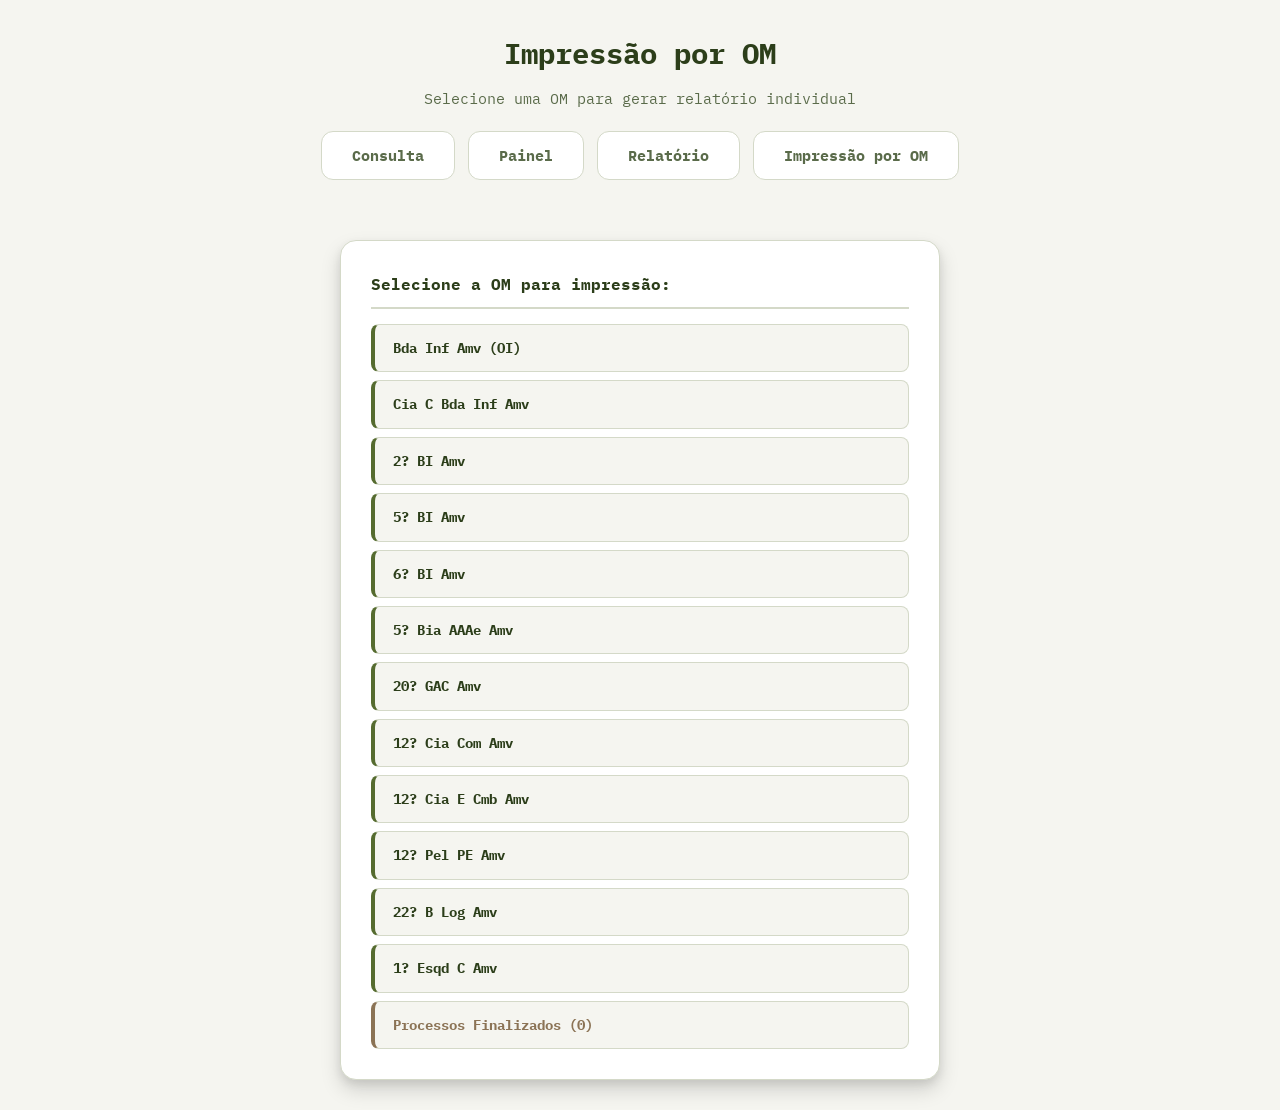
<file: imprimir.html>
<!DOCTYPE html>
<html lang="pt-BR">
<head>
    <meta charset="UTF-8">
    <meta http-equiv="Cache-Control" content="no-cache, no-store, must-revalidate">
    <meta http-equiv="Pragma" content="no-cache">
    <meta http-equiv="Expires" content="0">
    <meta name="viewport" content="width=device-width, initial-scale=1.0, maximum-scale=1.0, user-scalable=no">
    <title>Impressão OM - Bda Inf Amv</title>
    <link rel="preconnect" href="https://fonts.googleapis.com">
    <link rel="preconnect" href="https://fonts.gstatic.com" crossorigin>
    <link href="https://fonts.googleapis.com/css2?family=IBM+Plex+Mono:wght@400;500;600;700&display=swap" rel="stylesheet">
    <script src="config.js?v=5"></script>
    <script src="data.js?v=6"></script>
    <style>
        :root {
            --primary: #556b2f; --primary-dark: #3d4f1f; --primary-light: #6b8e23;
            --accent: #8b7355; --accent-light: #a0926e;
            --danger: #c0392b; --danger-dark: #a93226;
            --warning: #d4a017; --success: #556b2f;
            --bg: #f5f5f0; --surface: #ffffff; --surface-hover: #fafaf7;
            --text: #2c3e1a; --text-secondary: #5a6b4a; --text-muted: #8a9a7a;
            --border: #d4d9c8;
            --shadow-sm: 0 1px 3px rgba(0,0,0,0.12), 0 1px 2px rgba(0,0,0,0.08);
            --shadow: 0 4px 8px rgba(0,0,0,0.12), 0 2px 4px rgba(0,0,0,0.08);
            --shadow-md: 0 10px 20px rgba(0,0,0,0.15), 0 4px 8px rgba(0,0,0,0.08);
            --shadow-lg: 0 25px 40px rgba(0,0,0,0.18), 0 10px 15px rgba(0,0,0,0.08);
            --radius: 12px; --radius-lg: 16px;
            --transition: all 0.2s cubic-bezier(0.4, 0, 0.2, 1);
        }
        * { margin: 0; padding: 0; box-sizing: border-box; }
        body { font-family: 'IBM Plex Mono', 'Courier New', monospace; background: var(--bg); color: var(--text); min-height: 100vh; line-height: 1.6; -webkit-font-smoothing: antialiased; font-size: 0.92rem; }

        .screen-only { max-width: 1200px; margin: 0 auto; padding: clamp(15px, 3vw, 30px) clamp(10px, 2vw, 20px); }
        .screen-header { text-align: center; margin-bottom: clamp(15px, 3vw, 30px); }
        .screen-header h1 { font-size: clamp(1.3em, 3.5vw, 2em); color: var(--text); margin-bottom: 10px; font-weight: 700; }
        .screen-header p { color: var(--text-secondary); margin-bottom: 20px; font-size: clamp(0.8em, 1.5vw, 1em); }
        .btn { padding: clamp(8px, 1.5vw, 12px) clamp(16px, 2.5vw, 30px); border: none; border-radius: var(--radius); font-weight: 700; cursor: pointer; font-size: clamp(0.8em, 1.5vw, 0.92rem); transition: var(--transition); font-family: inherit; display: inline-flex; align-items: center; gap: 6px; }
        .btn:hover { transform: translateY(-1px); box-shadow: var(--shadow-md); }
        .btn:active { transform: scale(0.97); }
        .btn-print { background: linear-gradient(135deg, var(--primary), var(--primary-dark)); color: white; box-shadow: var(--shadow-sm), 0 3px 10px rgba(85,107,47,0.3); }
        .btn-back { background: var(--surface); color: var(--text-secondary); border: 1px solid var(--border); text-decoration: none; display: inline-flex; }
        .btn-back:hover { background: var(--surface-hover); border-color: var(--text-muted); }
        .nav-links { display: flex; gap: clamp(6px, 1vw, 15px); justify-content: center; margin-bottom: 20px; flex-wrap: wrap; }

        .om-selector { max-width: 600px; margin: 0 auto 30px; background: var(--surface); border-radius: var(--radius-lg); padding: clamp(15px, 2.5vw, 30px); box-shadow: var(--shadow-md); border: 1px solid var(--border); }
        .om-selector h3 { margin-bottom: 15px; color: var(--text); font-size: clamp(0.9em, 1.6vw, 1.1em); font-weight: 700; padding-bottom: 10px; border-bottom: 2px solid var(--border); }
        .om-list { display: flex; flex-direction: column; gap: clamp(5px, 0.8vw, 8px); }
        .om-list a { display: block; padding: clamp(8px, 1.2vw, 12px) clamp(12px, 1.6vw, 18px); background: var(--bg); border-radius: 8px; text-decoration: none; color: var(--text); font-weight: 700; transition: var(--transition); border-left: 4px solid var(--primary); font-size: clamp(0.78em, 1.2vw, 0.95em); border-top: 1px solid var(--border); border-right: 1px solid var(--border); border-bottom: 1px solid var(--border); }
        .om-list a:hover { background: var(--primary); color: white; border-color: var(--primary); }

        .report { background: var(--surface); max-width: 900px; margin: 0 auto; padding: clamp(20px, 4vw, 50px) clamp(15px, 3vw, 40px); box-shadow: var(--shadow-md); border-radius: var(--radius-lg); border: 1px solid var(--border); }
        .report-header { text-align: center; border-bottom: 3px double var(--text); padding-bottom: 20px; margin-bottom: 30px; }
        .report-header img { max-width: clamp(40px, 8vw, 80px); margin-bottom: 10px; filter: drop-shadow(0 2px 4px rgba(0,0,0,0.15)); }
        .report-header h2 { font-size: clamp(0.9em, 2vw, 1.3em); margin-bottom: 5px; color: var(--text); font-weight: 700; }
        .report-header h3 { font-size: clamp(0.85em, 1.6vw, 1.1em); font-weight: normal; color: var(--text-secondary); margin-bottom: 5px; }
        .report-header .date { color: var(--text-muted); font-size: clamp(0.75em, 1.3vw, 0.9em); }

        .om-kpis { display: grid; grid-template-columns: repeat(auto-fit, minmax(80px, 1fr)); gap: clamp(8px, 1.3vw, 15px); margin: 25px 0; }
        .om-kpi { border: 1px solid var(--border); border-radius: var(--radius); padding: clamp(10px, 1.5vw, 18px); text-align: center; background: var(--surface); position: relative; overflow: hidden; }
        .om-kpi::before { content: ''; position: absolute; top: 0; left: 0; width: 4px; height: 100%; background: var(--primary); border-radius: 4px 0 0 4px; }
        .om-kpi-value { font-size: clamp(1.3em, 2.5vw, 2em); font-weight: 700; margin-bottom: 5px; line-height: 1.1; }
        .om-kpi-label { font-size: clamp(0.55em, 0.95vw, 0.72em); color: var(--text-muted); text-transform: uppercase; letter-spacing: 0.8px; font-weight: 700; }
        .om-kpi.green .om-kpi-value { color: var(--success); }
        .om-kpi.yellow .om-kpi-value { color: var(--warning); }
        .om-kpi.red .om-kpi-value { color: var(--danger); }

        .report-table-wrap { width: 100%; overflow-x: auto; -webkit-overflow-scrolling: touch; border-radius: 8px; border: 1px solid var(--border); }
        .report-table { width: 100%; border-collapse: collapse; min-width: 600px; }
        .report-table th { background: linear-gradient(135deg, var(--primary-dark), var(--primary)); color: white; padding: clamp(6px, 1vw, 10px) clamp(8px, 1.2vw, 12px); text-align: left; font-size: clamp(0.6em, 1vw, 0.78em); text-transform: uppercase; font-weight: 700; letter-spacing: 0.2px; }
        .report-table td { padding: clamp(5px, 0.8vw, 9px) clamp(8px, 1.2vw, 12px); border-bottom: 1px solid var(--border); font-size: clamp(0.68em, 1.1vw, 0.85em); font-weight: 500; }
        .report-table tr:hover { background: var(--surface-hover); }
        .status-homologada { color: var(--success); font-weight: 700; }
        .status-pendente { color: var(--warning); font-weight: 700; }
        .status-recolhido { color: var(--danger); font-weight: 700; }

        .report-footer { margin-top: 40px; padding-top: 20px; border-top: 1px solid var(--border); text-align: center; color: var(--text-muted); font-size: 0.8em; font-weight: 600; }

        @media print {
            body { background: white; }
            .screen-only { display: none !important; }
            .report { box-shadow: none; padding: 30px 20px; max-width: 100%; border: none; border-radius: 0; }
            .report-table-wrap { overflow: visible; border: none; }
            .report-table { min-width: unset; }
            .report-table th { background: var(--primary) !important; color: white !important; -webkit-print-color-adjust: exact; print-color-adjust: exact; }
            .om-kpi::before { -webkit-print-color-adjust: exact; print-color-adjust: exact; }
            .om-kpi { border: 1px solid #999; }
            @page { margin: 15mm; size: A4; }
        }
    </style>
</head>
<body>
    <div class="screen-only">
        <div class="screen-header">
            <h1>Impressão por OM</h1>
            <p>Selecione uma OM para gerar relatório individual</p>
            <div class="nav-links">
                <a href="index.html" class="btn btn-back">Consulta</a>
                <a href="painel.html" class="btn btn-back">Painel</a>
                <a href="relatorio.html" class="btn btn-back">Relatório</a>
                <a href="imprimir.html" class="btn btn-back">Impressão por OM</a>
            </div>
        </div>
    </div>

    <div class="om-selector" id="omSelector">
        <h3>Selecione a OM para impressão:</h3>
        <div class="om-list" id="omList"></div>
    </div>

    <div class="report" id="report" style="display:none;">
        <div class="report-header">
            <img src="logo.png" alt="Logo">
            <h2 id="omTitle"></h2>
            <h3>Controle de Material - Bda Inf Amv</h3>
            <div class="date" id="reportDate"></div>
        </div>

        <div class="om-kpis" id="omKpis"></div>

        <h3 style="margin-bottom: 10px; padding-bottom: 8px; border-bottom: 2px solid var(--border); font-weight: 700; color: var(--text); display: flex; align-items: center; gap: 8px; text-transform: uppercase; letter-spacing: 0.3px; font-size: 0.95em;"><span style="width:4px;height:18px;background:var(--primary);border-radius:2px;flex-shrink:0;"></span> Itens DCGs Homologadas</h3>
        <div class="report-table-wrap">
            <table class="report-table" id="tableHomologadas">
                <thead><tr><th>Classe</th><th>Material</th><th>QNT na OM</th><th>QNT a Recolher</th></tr></thead>
                <tbody id="tbodyHomologadas"></tbody>
            </table>
        </div>

        <h3 style="margin: 25px 0 10px; padding-bottom: 8px; border-bottom: 2px solid var(--border); font-weight: 700; color: var(--text); display: flex; align-items: center; gap: 8px; text-transform: uppercase; letter-spacing: 0.3px; font-size: 0.95em;"><span style="width:4px;height:18px;background:var(--primary);border-radius:2px;flex-shrink:0;"></span> Itens Processos Pendentes</h3>
        <div class="report-table-wrap">
            <table class="report-table" id="tablePendentes">
                <thead><tr><th>Classe</th><th>Material</th><th>QNT na OM</th><th>QNT a Recolher</th></tr></thead>
                <tbody id="tbodyPendentes"></tbody>
            </table>
        </div>

        <div class="report-footer">
            Sistema de Controle de Material Militar | Bda Inf Amv
        </div>
    </div>

    <script>
        async function renderAll(data) {
            const activeData = data.filter(d => d.finalizado !== true);
            const allOms = [...new Set(activeData.map(d => d.om))].sort((a, b) => _getOmOrder(a) - _getOmOrder(b));

            const finalizedData = data.filter(d => d.finalizado === true);

            document.getElementById('omList').innerHTML = allOms.map(om => {
                return `<a href="?om=${encodeURIComponent(om)}">${om}</a>`;
            }).join('') + `<a href="?om=finalizados" style="border-left:4px solid var(--accent);background:var(--bg);color:var(--accent);font-weight:800;">Processos Finalizados (${finalizedData.length})</a>`;

            const params = new URLSearchParams(window.location.search);
            const selectedOm = params.get('om');

            if (selectedOm === 'finalizados') {
                document.getElementById('omSelector').style.display = 'none';
                document.getElementById('report').style.display = 'block';
                document.getElementById('omTitle').textContent = 'PROCESSOS FINALIZADOS';

                const qr = finalizedData.reduce((s, d) => s + (typeof d.qntRecolher === 'number' ? d.qntRecolher : 0), 0);

                document.getElementById('omKpis').innerHTML = `
                    <div class="om-kpi" style="--primary:var(--accent);"><div class="om-kpi-value" style="color:var(--accent);">${finalizedData.length}</div><div class="om-kpi-label">Total Finalizados</div></div>
                    <div class="om-kpi"><div class="om-kpi-value">${new Set(finalizedData.map(d => d.om)).size}</div><div class="om-kpi-label">OMs Envolvidas</div></div>
                    <div class="om-kpi"><div class="om-kpi-value">${qr}</div><div class="om-kpi-label">QNT a Recolher</div></div>
                `;

                document.getElementById('tbodyHomologadas').innerHTML = finalizedData.length > 0
                    ? finalizedData.map(d => `<tr><td>${d.om}</td><td>${d.classe}</td><td>${d.material}</td><td>${d.qntOm}</td><td>${d.qntRecolher}</td></tr>`).join('')
                    : '<tr><td colspan="5" style="text-align:center;color:#999;">Nenhum processo finalizado</td></tr>';

                document.getElementById('tableHomologadas').querySelector('thead').innerHTML = '<tr><th>OM</th><th>Classe</th><th>Material</th><th>QNT na OM</th><th>QNT a Recolher</th></tr>';

                const pendSection = document.getElementById('tablePendentes').closest('.report-table-wrap');
                const pendTitle = pendSection.previousElementSibling;
                pendTitle.style.display = 'none';
                pendSection.style.display = 'none';

                document.title = 'Processos Finalizados - Bda Inf Amv';
                setTimeout(() => window.print(), 500);
            } else if (selectedOm && allOms.includes(selectedOm)) {
                document.getElementById('omSelector').style.display = 'none';
                document.getElementById('report').style.display = 'block';

                const items = activeData.filter(d => d.om === selectedOm);
                const hom = items.filter(d => d.status === 'homologada');
                const pend = items.filter(d => d.status === 'pendente');
                const qr = items.reduce((s, d) => s + (typeof d.qntRecolher === 'number' ? d.qntRecolher : 0), 0);

                document.getElementById('omTitle').textContent = selectedOm.toUpperCase();

                document.getElementById('omKpis').innerHTML = `
                    <div class="om-kpi"><div class="om-kpi-value">${items.length}</div><div class="om-kpi-label">Total de Itens</div></div>
                    <div class="om-kpi green"><div class="om-kpi-value">${hom.length}</div><div class="om-kpi-label">DCGs Homologadas</div></div>
                    <div class="om-kpi yellow"><div class="om-kpi-value">${pend.length}</div><div class="om-kpi-label">Processos Pendentes</div></div>
                    <div class="om-kpi red"><div class="om-kpi-value">${qr}</div><div class="om-kpi-label">QNT a Recolher</div></div>
                `;

                document.getElementById('tbodyHomologadas').innerHTML = hom.map(d =>
                    `<tr><td>${d.classe}</td><td>${d.material}</td><td>${d.qntOm}</td><td>${d.qntRecolher}</td></tr>`
                ).join('') || '<tr><td colspan="4" style="text-align:center;color:#999;">Nenhum item</td></tr>';

                document.getElementById('tbodyPendentes').innerHTML = pend.map(d =>
                    `<tr><td>${d.classe}</td><td>${d.material}</td><td>${d.qntOm}</td><td>${d.qntRecolher}</td></tr>`
                ).join('') || '<tr><td colspan="4" style="text-align:center;color:#999;">Nenhum item</td></tr>';

                document.title = selectedOm + ' - Bda Inf Amv';

                setTimeout(() => window.print(), 500);
            }

            document.getElementById('reportDate').textContent = formatDate();
        }

        (async function init() {
            const data = await loadData();
            renderAll(data);
        })();
    </script>
</body>
</html>
</file>
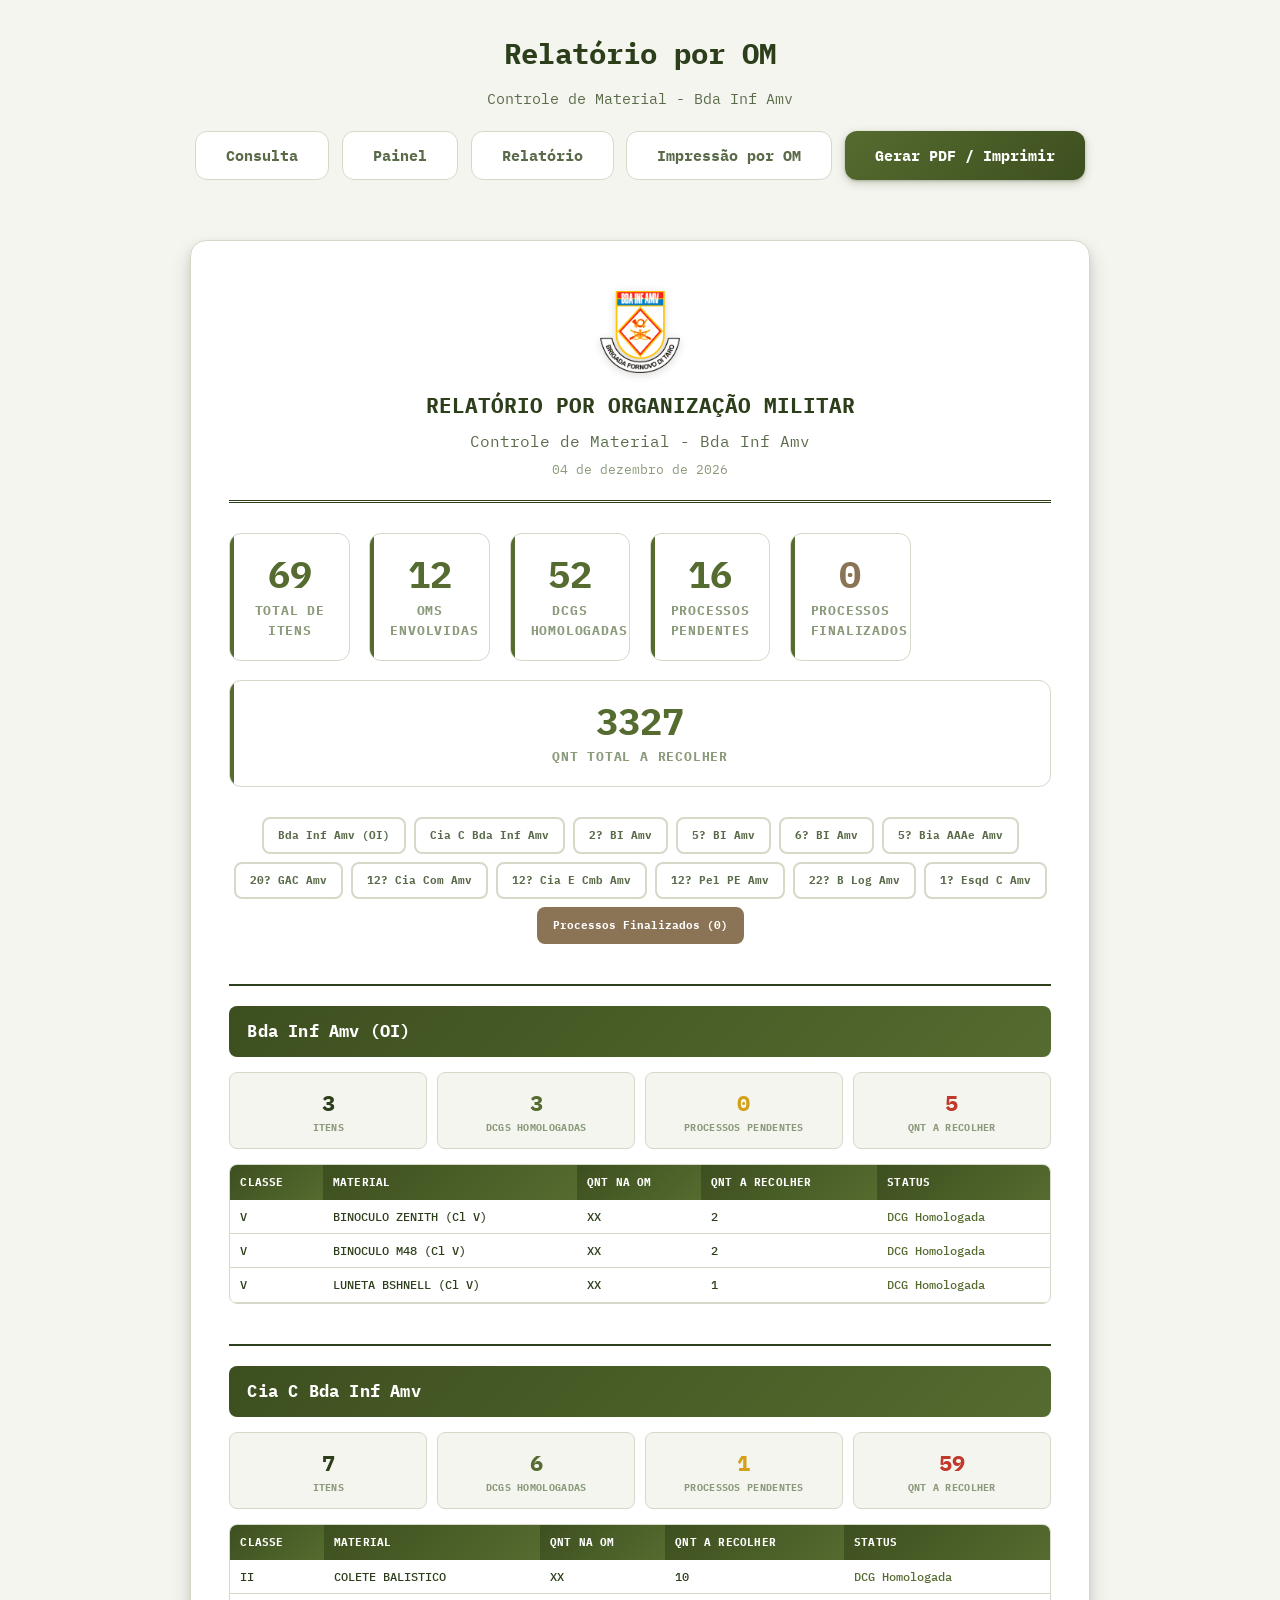
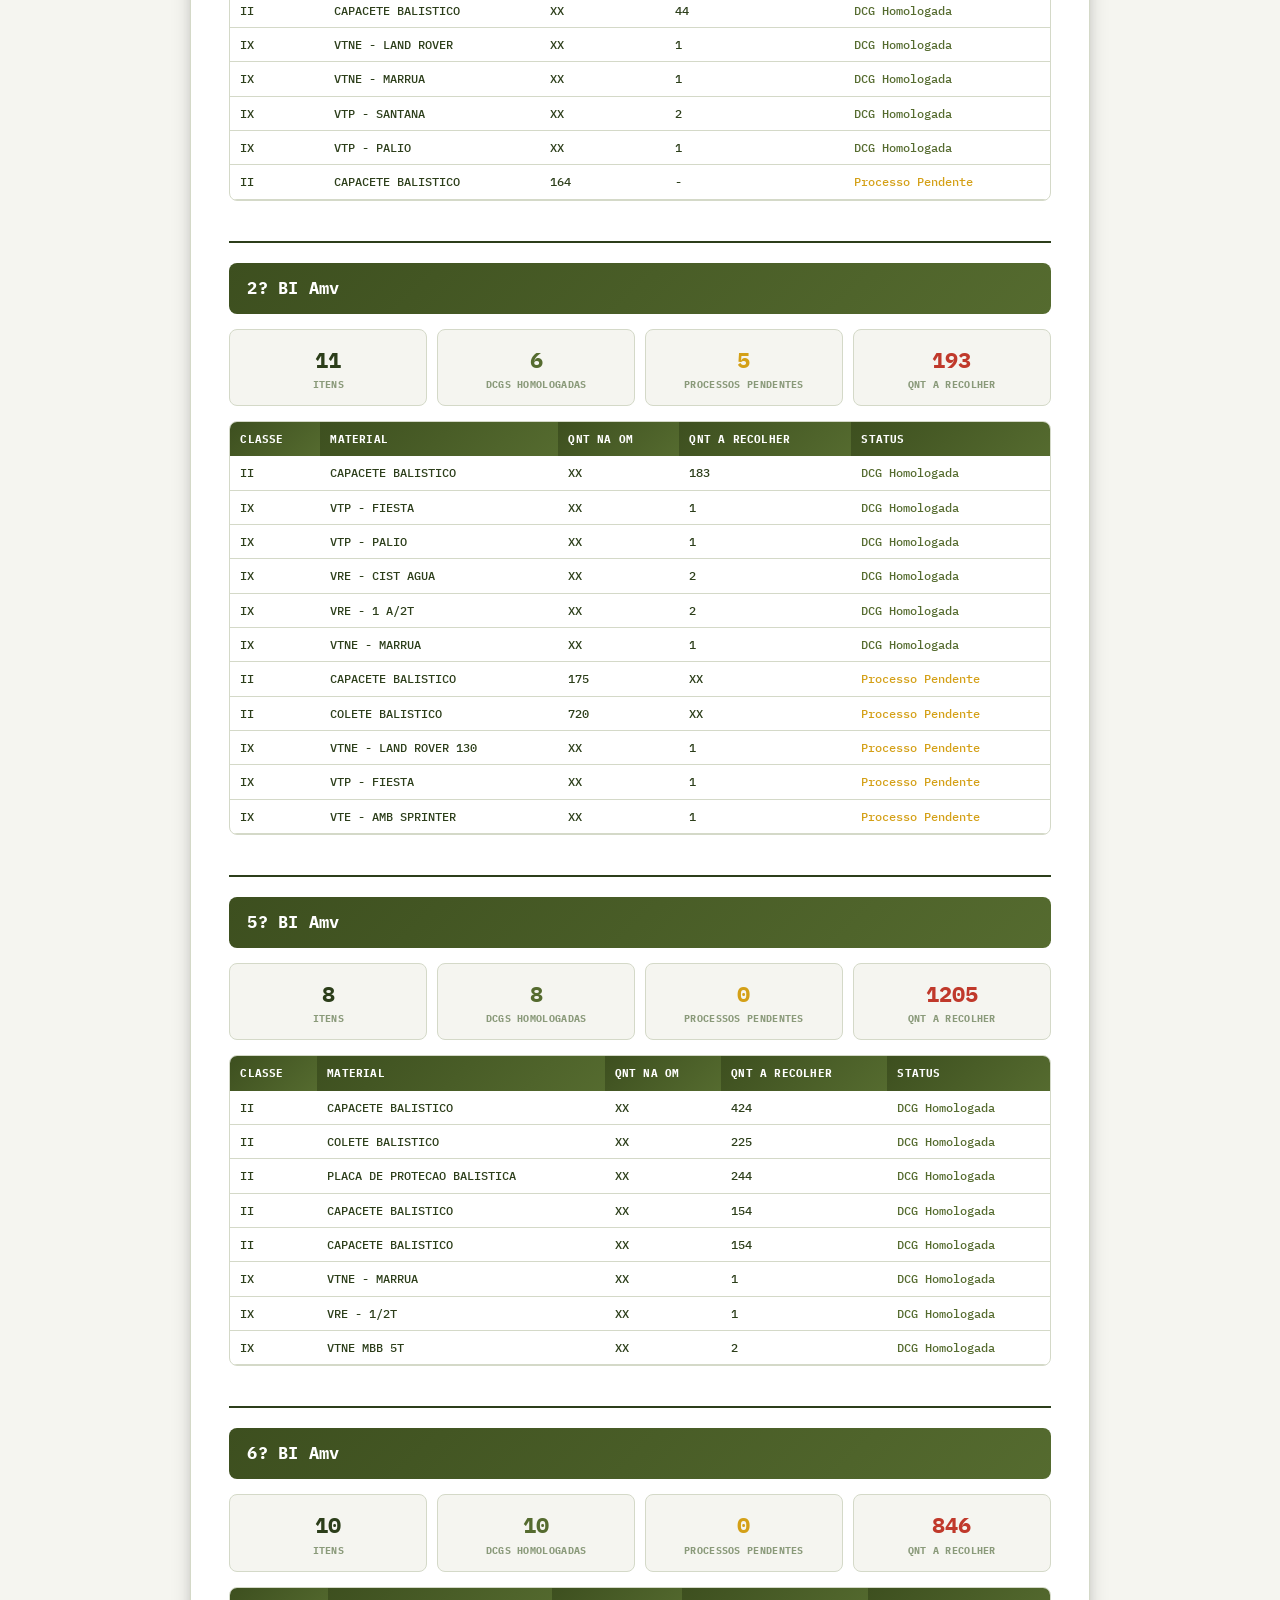
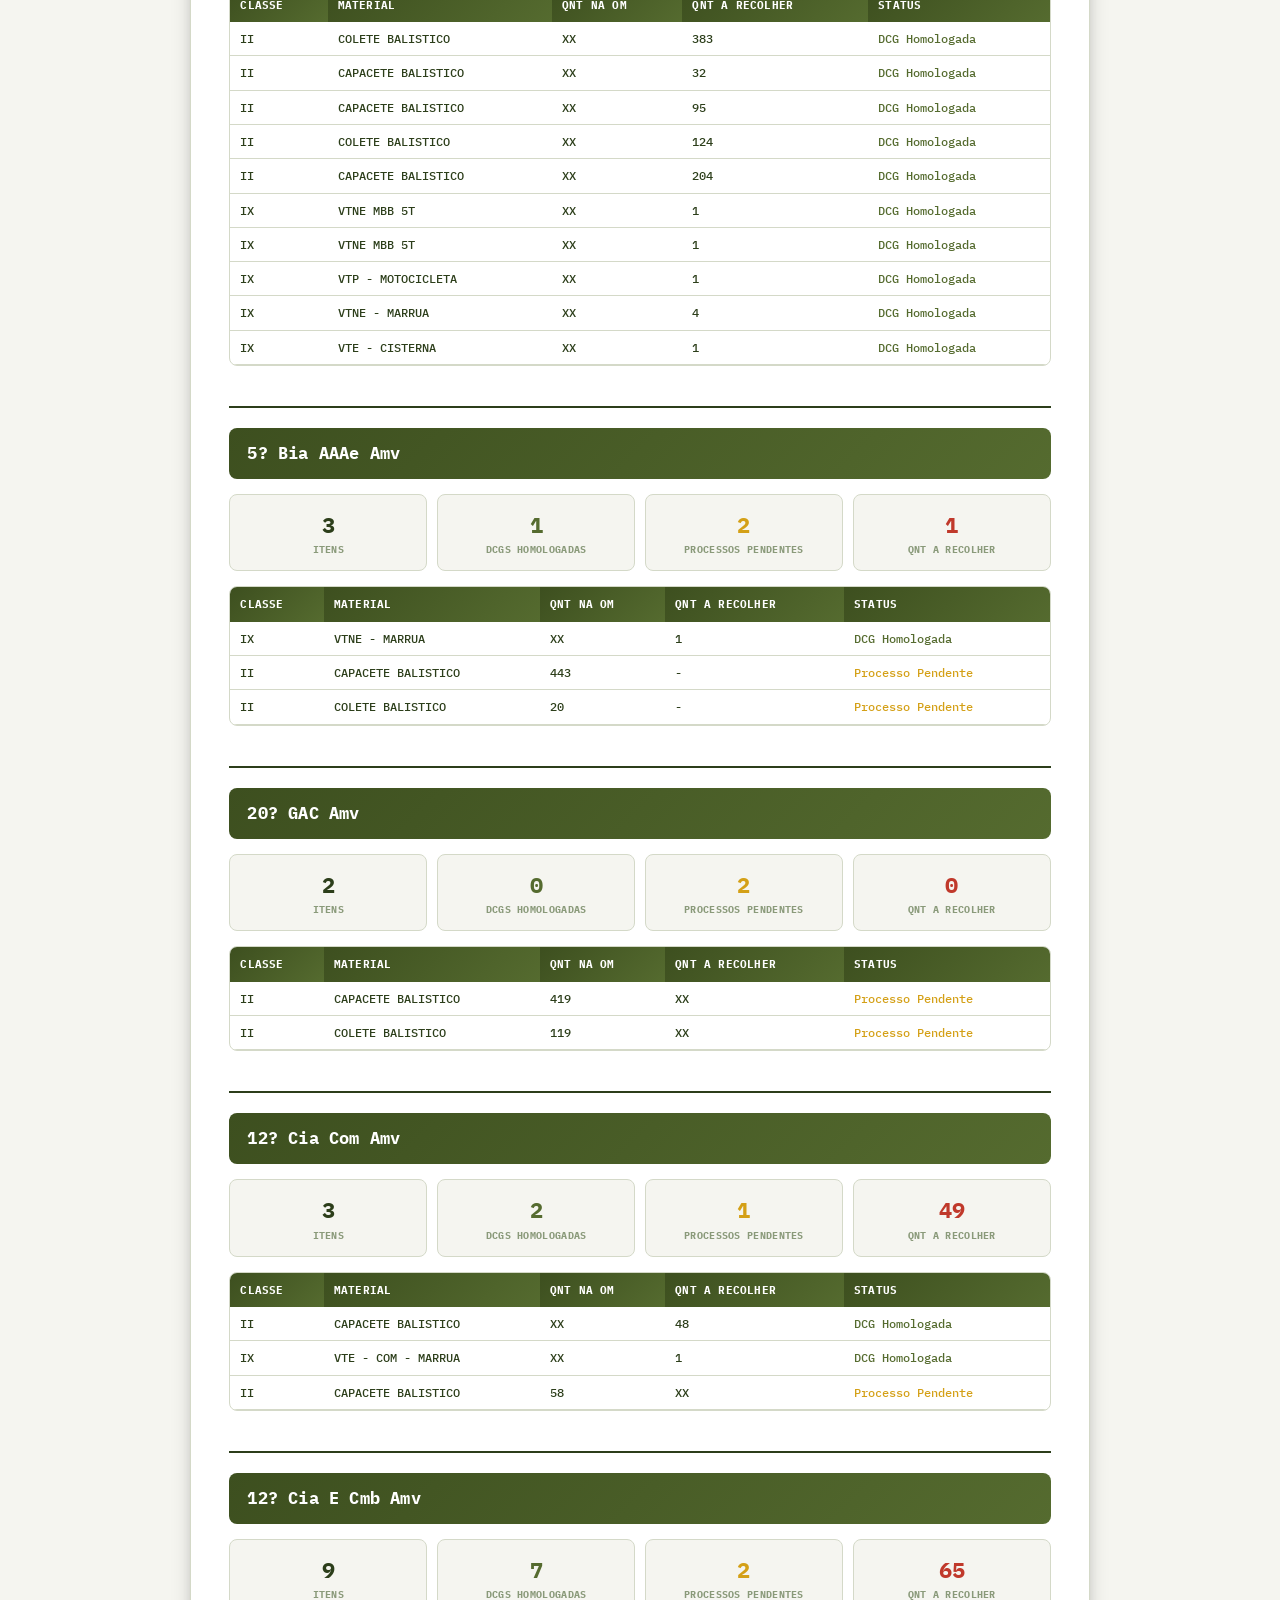
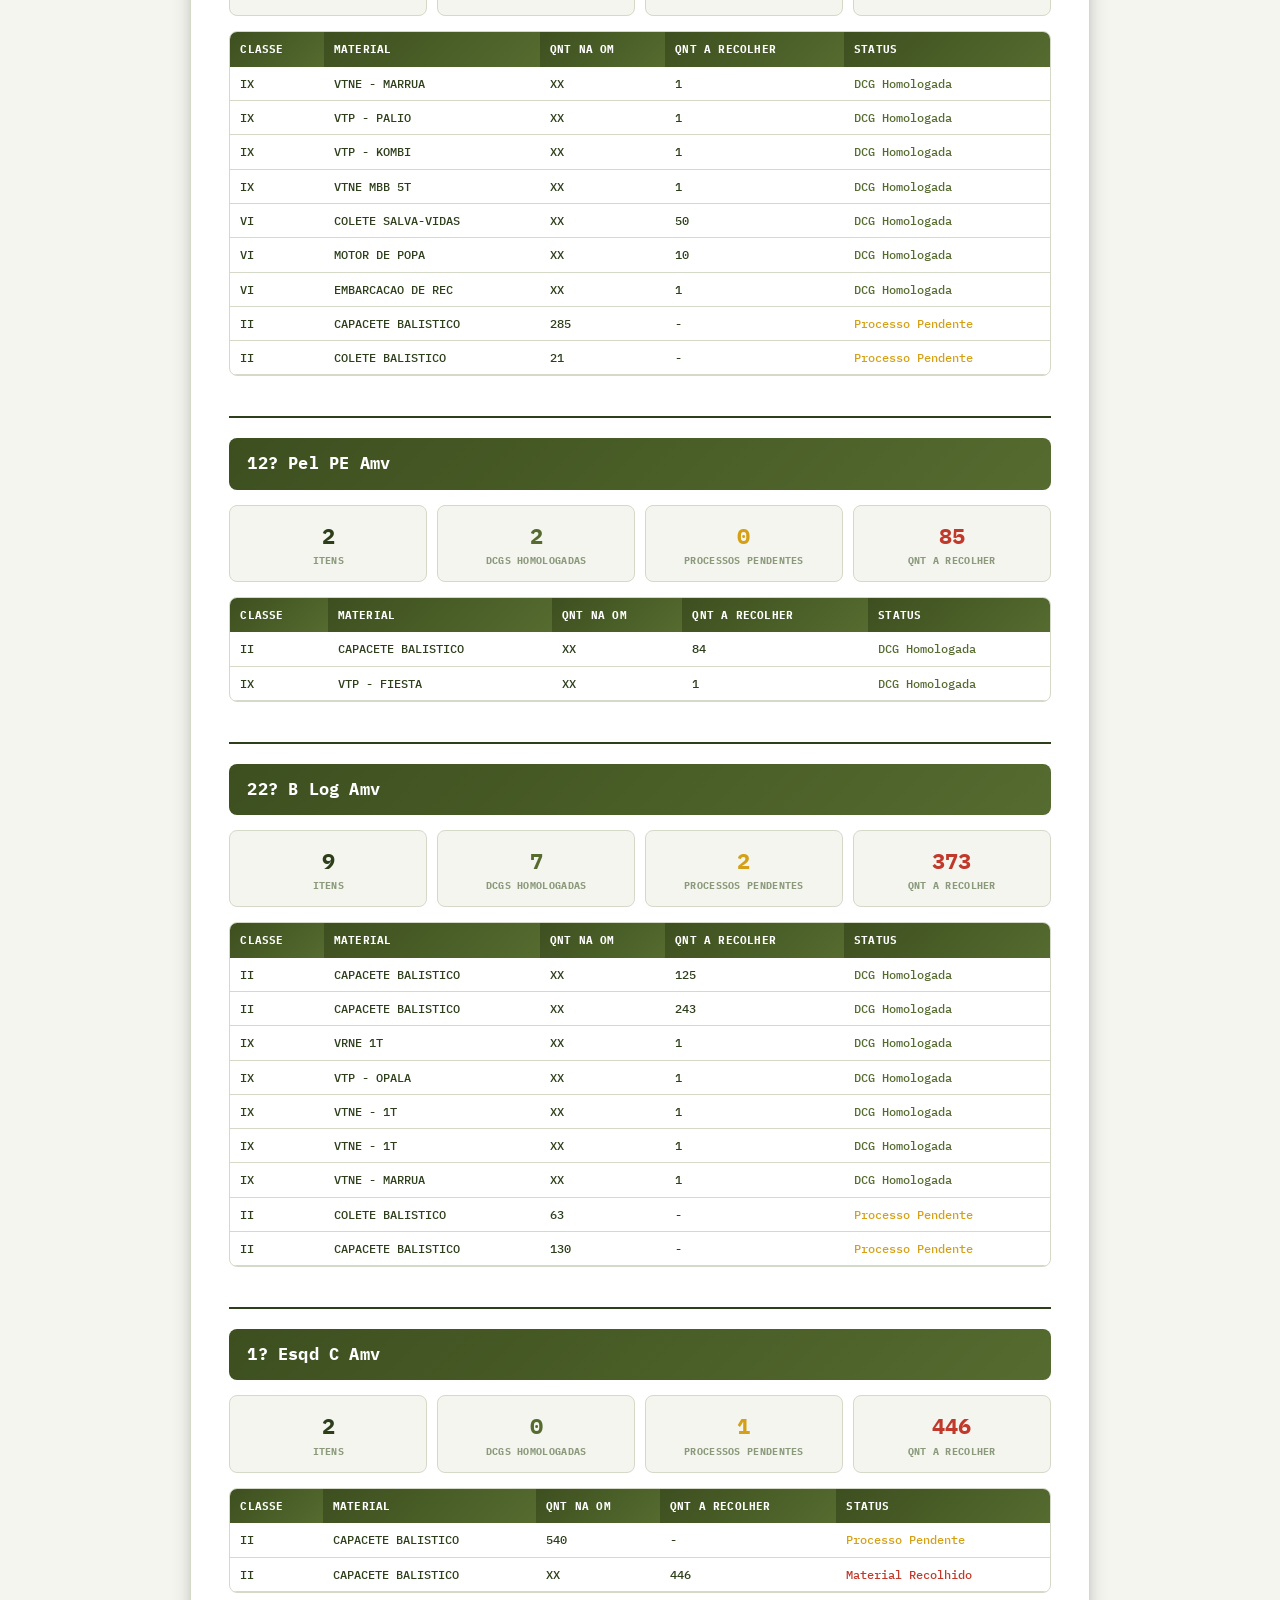
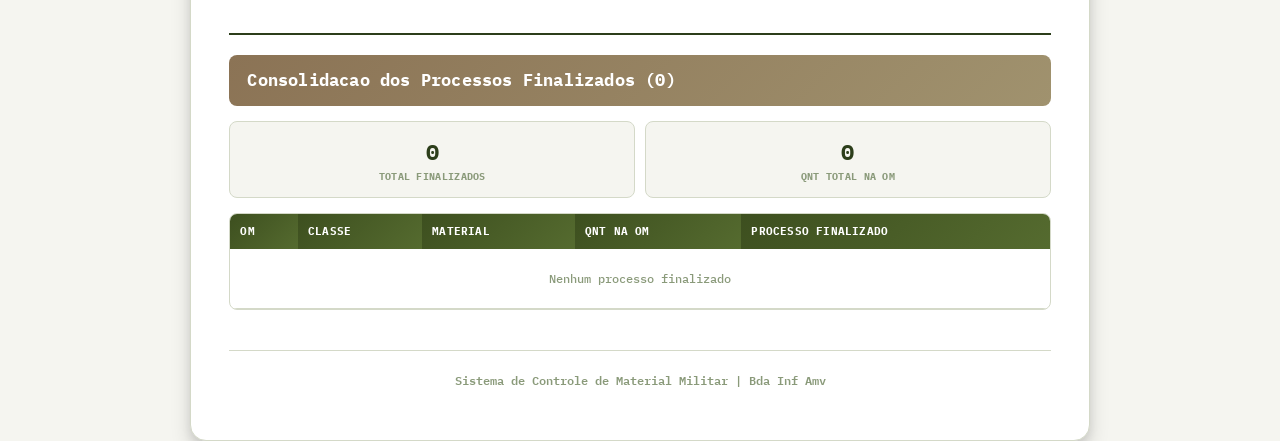
<file: relatorio.html>
﻿<!DOCTYPE html>
<html lang="pt-BR">
<head>
    <meta charset="UTF-8">
    <meta http-equiv="Cache-Control" content="no-cache, no-store, must-revalidate">
    <meta http-equiv="Pragma" content="no-cache">
    <meta http-equiv="Expires" content="0">
    <meta name="viewport" content="width=device-width, initial-scale=1.0, maximum-scale=1.0, user-scalable=no">
    <title>Relatório - Bda Inf Amv</title>
    <link rel="preconnect" href="https://fonts.googleapis.com">
    <link rel="preconnect" href="https://fonts.gstatic.com" crossorigin>
    <link href="https://fonts.googleapis.com/css2?family=IBM+Plex+Mono:wght@400;500;600;700&display=swap" rel="stylesheet">
    <script src="config.js?v=5"></script>
    <script src="data.js?v=6"></script>
    <style>
        :root {
            --primary: #556b2f; --primary-dark: #3d4f1f; --primary-light: #6b8e23;
            --accent: #8b7355; --accent-light: #a0926e;
            --danger: #c0392b; --danger-dark: #a93226;
            --warning: #d4a017; --success: #556b2f;
            --bg: #f5f5f0; --surface: #ffffff; --surface-hover: #fafaf7;
            --text: #2c3e1a; --text-secondary: #5a6b4a; --text-muted: #8a9a7a;
            --border: #d4d9c8;
            --shadow-sm: 0 1px 3px rgba(0,0,0,0.12), 0 1px 2px rgba(0,0,0,0.08);
            --shadow: 0 4px 8px rgba(0,0,0,0.12), 0 2px 4px rgba(0,0,0,0.08);
            --shadow-md: 0 10px 20px rgba(0,0,0,0.15), 0 4px 8px rgba(0,0,0,0.08);
            --shadow-lg: 0 25px 40px rgba(0,0,0,0.18), 0 10px 15px rgba(0,0,0,0.08);
            --radius: 12px; --radius-lg: 16px;
            --transition: all 0.2s cubic-bezier(0.4, 0, 0.2, 1);
        }
        * { margin: 0; padding: 0; box-sizing: border-box; }
        body { font-family: 'IBM Plex Mono', 'Courier New', monospace; background: var(--bg); color: var(--text); min-height: 100vh; line-height: 1.6; -webkit-font-smoothing: antialiased; font-size: 0.92rem; }

        .screen-only { max-width: 1200px; margin: 0 auto; padding: clamp(15px, 3vw, 30px) clamp(10px, 2vw, 20px); }
        .screen-header { text-align: center; margin-bottom: clamp(15px, 3vw, 30px); }
        .screen-header h1 { font-size: clamp(1.3em, 3.5vw, 2em); color: var(--text); margin-bottom: 10px; font-weight: 700; }
        .screen-header p { color: var(--text-secondary); margin-bottom: 20px; font-size: clamp(0.8em, 1.5vw, 1em); }
        .btn { padding: clamp(8px, 1.5vw, 12px) clamp(16px, 2.5vw, 30px); border: none; border-radius: var(--radius); font-weight: 700; cursor: pointer; font-size: clamp(0.8em, 1.5vw, 0.92rem); transition: var(--transition); font-family: inherit; display: inline-flex; align-items: center; gap: 6px; }
        .btn:hover { transform: translateY(-1px); box-shadow: var(--shadow-md); }
        .btn:active { transform: scale(0.97); }
        .btn-print { background: linear-gradient(135deg, var(--primary), var(--primary-dark)); color: white; box-shadow: var(--shadow-sm), 0 3px 10px rgba(85,107,47,0.3); }
        .btn-back { background: var(--surface); color: var(--text-secondary); border: 1px solid var(--border); text-decoration: none; display: inline-flex; }
        .btn-back:hover { background: var(--surface-hover); border-color: var(--text-muted); }
        .nav-links { display: flex; gap: clamp(6px, 1vw, 15px); justify-content: center; margin-bottom: 20px; flex-wrap: wrap; }

        .om-shortcuts { display: flex; gap: clamp(4px, 0.8vw, 8px); flex-wrap: wrap; justify-content: center; margin: 20px 0 30px; }
        .om-shortcut { padding: clamp(5px, 0.8vw, 8px) clamp(8px, 1.2vw, 14px); border: 2px solid var(--border); border-radius: 8px; background: var(--surface); color: var(--text-secondary); font-size: clamp(0.55em, 1vw, 0.72em); font-weight: 700; cursor: pointer; text-decoration: none; transition: var(--transition); }
        .om-shortcut:hover { background: var(--primary); color: white; border-color: var(--primary); }

        .report { background: var(--surface); max-width: 900px; margin: 0 auto; padding: clamp(20px, 4vw, 50px) clamp(15px, 3vw, 40px); box-shadow: var(--shadow-md); border-radius: var(--radius-lg); border: 1px solid var(--border); }
        .report-header { text-align: center; border-bottom: 3px double var(--text); padding-bottom: 20px; margin-bottom: 30px; }
        .report-header img { max-width: clamp(40px, 8vw, 80px); margin-bottom: 10px; filter: drop-shadow(0 2px 4px rgba(0,0,0,0.15)); }
        .report-header h2 { font-size: clamp(1em, 2.2vw, 1.4em); margin-bottom: 5px; color: var(--text); font-weight: 700; }
        .report-header h3 { font-size: clamp(0.85em, 1.6vw, 1.1em); font-weight: normal; color: var(--text-secondary); margin-bottom: 5px; }
        .report-header .date { color: var(--text-muted); font-size: clamp(0.75em, 1.3vw, 0.9em); }

        .kpi-report { display: grid; grid-template-columns: repeat(auto-fit, minmax(120px, 1fr)); gap: clamp(8px, 1.5vw, 20px); margin: 30px 0; }
        .kpi-item { border: 1px solid var(--border); border-radius: var(--radius); padding: clamp(10px, 1.8vw, 20px); text-align: center; background: var(--surface); transition: var(--transition); position: relative; overflow: hidden; }
        .kpi-item::before { content: ''; position: absolute; top: 0; left: 0; width: 4px; height: 100%; background: var(--primary); border-radius: 4px 0 0 4px; }
        .kpi-item:hover { box-shadow: var(--shadow-md); transform: translateY(-2px); }
        .kpi-item.full { grid-column: 1 / -1; }
        .kpi-number { font-size: clamp(1.4em, 3.5vw, 2.5em); font-weight: 700; color: var(--primary); margin-bottom: 5px; line-height: 1.1; }
        .kpi-label { font-size: clamp(0.6em, 1.1vw, 0.85em); color: var(--text-muted); text-transform: uppercase; letter-spacing: 0.8px; font-weight: 700; }

        .om-section { margin-top: 40px; border-top: 2px solid var(--text); padding-top: 20px; page-break-inside: avoid; }
        .om-title { font-size: clamp(0.85em, 1.7vw, 1.15em); background: linear-gradient(135deg, var(--primary-dark), var(--primary)); color: white; padding: clamp(7px, 1.2vw, 12px) clamp(10px, 1.5vw, 18px); border-radius: 8px; margin-bottom: 15px; font-weight: 700; letter-spacing: 0.2px; }
        .om-kpis { display: grid; grid-template-columns: repeat(auto-fit, minmax(80px, 1fr)); gap: clamp(5px, 0.8vw, 10px); margin-bottom: 15px; }
        .om-kpi { background: var(--bg); border-radius: 8px; padding: clamp(6px, 1vw, 12px); text-align: center; border: 1px solid var(--border); }
        .om-kpi-value { font-size: clamp(0.9em, 2vw, 1.5em); font-weight: 700; }
        .om-kpi-label { font-size: clamp(0.48em, 0.85vw, 0.68em); color: var(--text-muted); text-transform: uppercase; font-weight: 700; letter-spacing: 0.3px; }
        .om-kpi.green .om-kpi-value { color: var(--success); }
        .om-kpi.yellow .om-kpi-value { color: var(--warning); }
        .om-kpi.red .om-kpi-value { color: var(--danger); }

        .om-table-wrap { width: 100%; overflow-x: auto; -webkit-overflow-scrolling: touch; margin: 15px 0; border-radius: 8px; border: 1px solid var(--border); }
        .om-table { width: 100%; border-collapse: collapse; min-width: 600px; }
        .om-table th { background: linear-gradient(135deg, var(--primary-dark), var(--primary)); color: white; padding: clamp(4px, 0.7vw, 8px) clamp(5px, 0.8vw, 10px); text-align: left; font-size: clamp(0.52em, 0.9vw, 0.78em); text-transform: uppercase; font-weight: 700; letter-spacing: 0.2px; }
        .om-table td { padding: clamp(3px, 0.6vw, 7px) clamp(5px, 0.8vw, 10px); border-bottom: 1px solid var(--border); font-size: clamp(0.58em, 1vw, 0.82em); font-weight: 500; }
        .om-table tr:hover { background: var(--surface-hover); }
        .status-homologada { color: var(--success); font-weight: 700; }
        .status-pendente { color: var(--warning); font-weight: 700; }
        .status-recolhido { color: var(--danger); font-weight: 700; }

        .report-footer { margin-top: 40px; padding-top: 20px; border-top: 1px solid var(--border); text-align: center; color: var(--text-muted); font-size: 0.8em; font-weight: 600; }

        @media print {
            body { background: white; }
            .screen-only { display: none !important; }
            .om-shortcuts { display: none !important; }
            .report { box-shadow: none; padding: 30px 20px; max-width: 100%; border: none; border-radius: 0; }
            .om-table-wrap { overflow: visible; border: none; }
            .om-table { min-width: unset; }
            .om-table th { background: var(--primary) !important; color: white !important; -webkit-print-color-adjust: exact; print-color-adjust: exact; }
        }
    </style>
</head>
<body>
    <div class="screen-only">
        <div class="screen-header">
            <h1>Relatório por OM</h1>
            <p>Controle de Material - Bda Inf Amv</p>
            <div class="nav-links">
                <a href="index.html" class="btn btn-back">Consulta</a>
                <a href="painel.html" class="btn btn-back">Painel</a>
                <a href="relatorio.html" class="btn btn-back">Relatório</a>
                <a href="imprimir.html" class="btn btn-back">Impressão por OM</a>
                <button class="btn btn-print" onclick="window.print()">Gerar PDF / Imprimir</button>
            </div>
        </div>
    </div>

    <div class="report" id="report">
        <div class="report-header">
            <img src="logo.png" alt="Logo">
            <h2>RELATÓRIO POR ORGANIZAÇÃO MILITAR</h2>
            <h3>Controle de Material - Bda Inf Amv</h3>
            <div class="date" id="reportDate"></div>
        </div>

        <div class="kpi-report" id="kpiReport"></div>

        <div class="om-shortcuts" id="omShortcuts"></div>

        <div id="omSections"></div>

        <div class="report-footer">
            Sistema de Controle de Material Militar | Bda Inf Amv
        </div>
    </div>

    <script>
        async function renderAll(data) {
            const activeData = data.filter(d => d.finalizado !== true);
            const finalizedData = data.filter(d => d.finalizado === true);
            const total = activeData.length;
            const oms = [...new Set(activeData.map(d => d.om))];
            const homologadas = activeData.filter(d => d.status === 'homologada').length;
            const pendentes = activeData.filter(d => d.status === 'pendente').length;
            const qntRecolher = activeData.reduce((s, d) => s + (typeof d.qntRecolher === 'number' ? d.qntRecolher : 0), 0);
            const finalizados = finalizedData.length;

            document.getElementById('kpiReport').innerHTML = `
                <div class="kpi-item"><div class="kpi-number">${total}</div><div class="kpi-label">Total de Itens</div></div>
                <div class="kpi-item"><div class="kpi-number">${oms.length}</div><div class="kpi-label">OMs Envolvidas</div></div>
                <div class="kpi-item"><div class="kpi-number">${homologadas}</div><div class="kpi-label">DCGs Homologadas</div></div>
                <div class="kpi-item"><div class="kpi-number">${pendentes}</div><div class="kpi-label">Processos Pendentes</div></div>
                <div class="kpi-item"><div class="kpi-number" style="color:var(--accent);">${finalizados}</div><div class="kpi-label">Processos Finalizados</div></div>
                <div class="kpi-item full"><div class="kpi-number">${qntRecolher}</div><div class="kpi-label">QNT Total a Recolher</div></div>
            `;

            const sortedOms = oms.sort((a, b) => _getOmOrder(a) - _getOmOrder(b));

            document.getElementById('omShortcuts').innerHTML = sortedOms.map(om => {
                const id = om.replace(/[^a-zA-Z0-9]/g, '_');
                return `<a class="om-shortcut" href="#om_${id}">${om}</a>`;
            }).join('') + `<a class="om-shortcut" href="#finalizados_section" style="background:var(--accent);color:white;border-color:var(--accent);">Processos Finalizados (${finalizados})</a>`;

            let sectionsHtml = '';
            sortedOms.forEach(om => {
                const items = activeData.filter(d => d.om === om);
                const id = om.replace(/[^a-zA-Z0-9]/g, '_');
                const hom = items.filter(d => d.status === 'homologada').length;
                const pend = items.filter(d => d.status === 'pendente').length;
                const qr = items.reduce((s, d) => s + (typeof d.qntRecolher === 'number' ? d.qntRecolher : 0), 0);
                const totalItens = items.length;

                sectionsHtml += `
                    <div class="om-section" id="om_${id}">
                        <div class="om-title">${om}</div>
                        <div class="om-kpis">
                            <div class="om-kpi"><div class="om-kpi-value">${totalItens}</div><div class="om-kpi-label">Itens</div></div>
                            <div class="om-kpi green"><div class="om-kpi-value">${hom}</div><div class="om-kpi-label">DCGs Homologadas</div></div>
                            <div class="om-kpi yellow"><div class="om-kpi-value">${pend}</div><div class="om-kpi-label">Processos Pendentes</div></div>
                            <div class="om-kpi red"><div class="om-kpi-value">${qr}</div><div class="om-kpi-label">QNT a Recolher</div></div>
                        </div>
                        <div class="om-table-wrap">
                            <table class="om-table">
                                <thead><tr><th>Classe</th><th>Material</th><th>QNT na OM</th><th>QNT a Recolher</th><th>Status</th></tr></thead>
                                <tbody>
                                    ${items.map(d => {
                                        const statusLabel = d.status === 'homologada' ? 'DCG Homologada' : d.status === 'pendente' ? 'Processo Pendente' : 'Material Recolhido';
                                        const statusClass = 'status-' + d.status;
                                        return `<tr><td>${d.classe}</td><td>${d.material}</td><td>${d.qntOm}</td><td>${d.qntRecolher}</td><td class="${statusClass}">${statusLabel}</td></tr>`;
                                    }).join('')}
                                </tbody>
                            </table>
                        </div>
                    </div>
                `;
            });

            document.getElementById('omSections').innerHTML = sectionsHtml;

            const finalHtml = `
                <div class="om-section" id="finalizados_section">
                    <div class="om-title" style="background:linear-gradient(135deg, var(--accent), var(--accent-light));">Consolidacao dos Processos Finalizados (${finalizados})</div>
                    <div class="om-kpis">
                        <div class="om-kpi"><div class="om-kpi-value">${finalizados}</div><div class="om-kpi-label">Total Finalizados</div></div>
                        <div class="om-kpi"><div class="om-kpi-value">${finalizedData.reduce((s, d) => s + (typeof d.qntOm !== 'number' ? 0 : d.qntOm), 0)}</div><div class="om-kpi-label">QNT Total na OM</div></div>
                    </div>
                    <div class="om-table-wrap">
                        <table class="om-table">
                            <thead><tr><th>OM</th><th>Classe</th><th>Material</th><th>QNT na OM</th><th>Processo Finalizado</th></tr></thead>
                            <tbody>
                                ${finalizedData.length > 0 ? finalizedData.map(d => `<tr><td>${d.om}</td><td>${d.classe}</td><td>${d.material}</td><td>${d.qntOm}</td><td>Finalizado</td></tr>`).join('') : '<tr><td colspan="5" style="text-align:center;color:var(--text-muted);padding:20px;">Nenhum processo finalizado</td></tr>'}
                            </tbody>
                        </table>
                    </div>
                </div>
            `;
            document.getElementById('omSections').insertAdjacentHTML('beforeend', finalHtml);

            document.getElementById('reportDate').textContent = formatDate();
        }

        (async function init() {
            const data = await loadData();
            renderAll(data);
        })();
    </script>
</body>
</html>
</file>
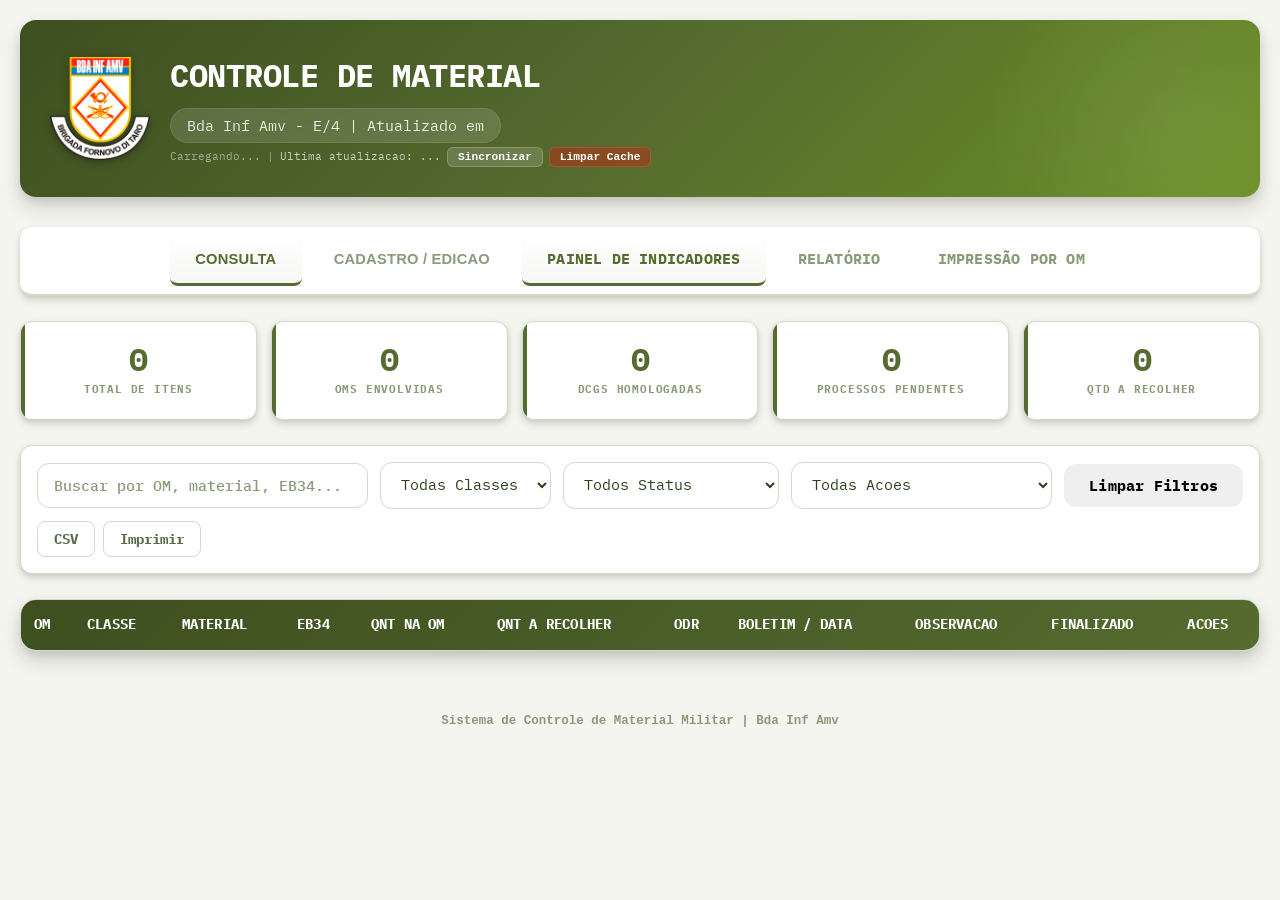
<file: reset.html>
<!DOCTYPE html>
<html lang="pt-BR">
<head>
    <meta charset="UTF-8">
    <meta http-equiv="Cache-Control" content="no-cache, no-store, must-revalidate">
    <meta http-equiv="Pragma" content="no-cache">
    <meta http-equiv="Expires" content="0">
    <title>Resetando...</title>
</head>
<body>
    <p>Limpando dados locais e recarregando...</p>
    <script>
        localStorage.removeItem('controleMaterial');
        setTimeout(function() { window.location.href = 'index.html'; }, 1000);
    </script>
</body>
</html>
</file>
